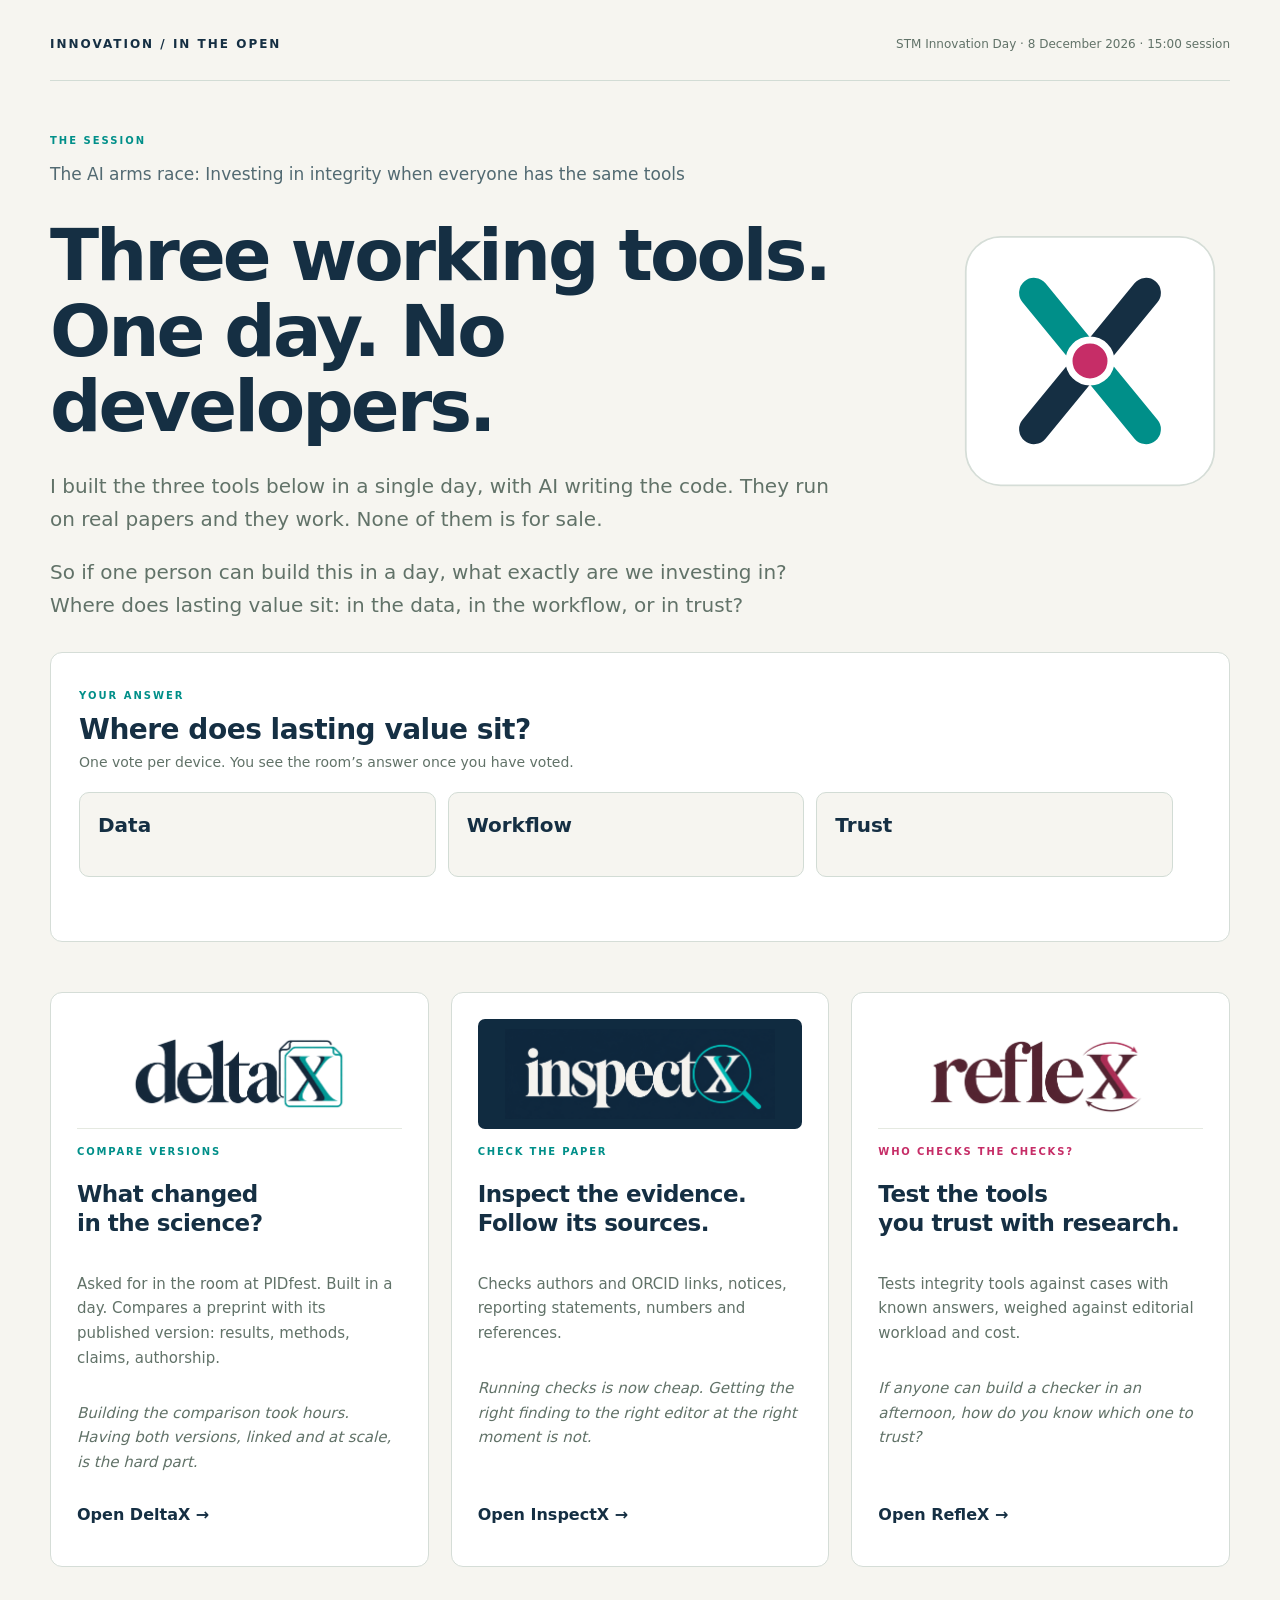
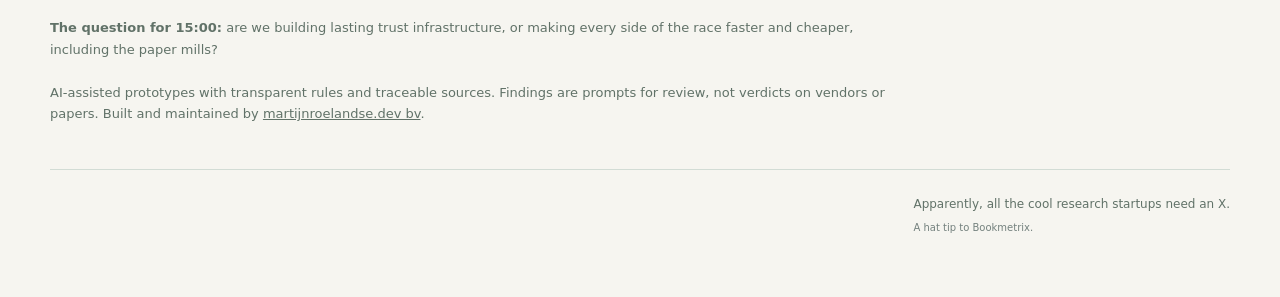
<file: index.html>
<!doctype html><html lang="en"><head><meta charset="utf-8"><meta name="viewport" content="width=device-width,initial-scale=1"><title>Innovation: STM session prototypes</title><meta name="description" content="Three working integrity tools, built in one day with AI, for the STM Innovation Day session on the AI arms race. Where does lasting value sit: in the data, the workflow or the trust?"><meta property="og:type" content="website"><meta property="og:title" content="Innovation: STM session prototypes"><meta property="og:description" content="Three working integrity tools, built in one day with AI, for the STM Innovation Day session on the AI arms race. Where does lasting value sit: in the data, the workflow or the trust?"><meta property="og:url" content="https://martijnroelandse.github.io/innovation/"><meta property="og:image" content="https://martijnroelandse.github.io/innovation/og-image.png"><meta property="og:image:width" content="1200"><meta property="og:image:height" content="630"><meta name="twitter:card" content="summary_large_image"><link rel="icon" href="favicon.svg" type="image/svg+xml"><style>*{box-sizing:border-box}body{margin:0;background:#f6f5f0;color:#152f43;font:16px/1.65 system-ui,sans-serif}main{max-width:1250px;margin:auto;padding:35px}header{display:flex;justify-content:space-between;gap:25px;border-bottom:1px solid #d2dcd5;padding-bottom:25px;font-size:12px}a{color:inherit}header strong{letter-spacing:2px}header span{color:#617268}h1{font-size:clamp(40px,6vw,72px);line-height:1.05;letter-spacing:-3px;margin:65px 0 25px;max-width:900px;font-weight:650}.lead{max-width:790px;font-size:20px;color:#617268}.grid{display:grid;grid-template-columns:repeat(3,1fr);gap:22px;margin:50px 0}article{background:white;border:1px solid #d5ddd7;border-radius:12px;padding:26px;display:flex;flex-direction:column}article>p{font-size:15px;color:#617268}article h2{font-size:23px;line-height:1.25;letter-spacing:-.5px}.logo{height:110px;display:flex;align-items:center;border-bottom:1px solid #e5e9e1;margin-bottom:15px}.logo img{width:100%;height:auto;max-height:90px;object-fit:contain}.inspect .logo{background:#102b40;border:0;border-radius:7px;padding:12px}.reflex-logo{font-size:52px;font-weight:800;letter-spacing:-3px;color:#192b2a}.reflex-logo span{color:#c62d67}.kind{font-size:10px;font-weight:750;letter-spacing:1.8px;color:#008f89}.reflex .kind{color:#c62d67}.open{display:block;margin-top:auto;padding:12px 0;font-weight:650;text-decoration:none;color:#152f43}.note{font-size:13px;color:#617268;max-width:850px}footer{border-top:1px solid #d2dcd5;padding:25px 0;margin-top:45px;display:flex;justify-content:space-between;gap:25px;font-size:12px;color:#617268}.session{margin-top:45px;max-width:900px}.session>span{font-size:10px;letter-spacing:2px;color:#008f89;font-weight:750}.session p{margin:8px 0 0;font-size:17px;color:#526a72}.session+h1{margin-top:30px}.session-credit{font-size:13px;color:#617268}.footer-quote small{display:block;font-size:10px;margin-top:5px;color:#74817e}@media(max-width:850px){.grid{grid-template-columns:1fr}.logo{max-width:300px}h1{letter-spacing:-2px;margin-top:45px}main{padding:24px}header,footer{flex-wrap:wrap}}.vote{margin:10px 0 0;padding:28px;background:#fff;border:1px solid #d5ddd7;border-radius:12px;display:grid;grid-template-columns:minmax(0,1fr) auto;gap:28px;align-items:center}.vote[hidden]{display:none}.vote-q>span{font-size:10px;letter-spacing:2px;color:#008f89;font-weight:750}.vote-q h2{font-size:28px;letter-spacing:-.5px;margin:6px 0 4px;line-height:1.2}.vote-q p{margin:0 0 18px;font-size:14px;color:#617268}.vote-options{display:grid;grid-template-columns:repeat(3,1fr);gap:12px}.vote-options button{position:relative;overflow:hidden;font:inherit;text-align:left;cursor:pointer;background:#f6f5f0;border:1px solid #d2dcd5;border-radius:10px;padding:16px 18px;color:#152f43;min-height:78px}.vote-options button:hover{border-color:#008f89}.vote-options button:disabled{cursor:default}.vote-options b{position:relative;display:block;font-size:20px}.vote-options small{position:relative;display:block;font-size:13px;color:#526a72;min-height:1.4em}.vote-options .bar{position:absolute;left:0;top:0;bottom:0;width:0;background:#d6efeb;transition:width .6s ease}.vote-options button.mine{border-color:#008f89;box-shadow:inset 0 0 0 1px #008f89}.vote-status{margin:12px 0 0;font-size:13px;color:#617268;min-height:1.3em}.live-qr{display:none;text-align:center;font-size:14px;color:#526a72}.live-qr svg{width:100%;height:auto;display:block;margin:0 auto 10px}.live-qr span{display:block;font-size:20px;font-weight:700;color:#152f43;margin-bottom:2px}.live .intro .mark{display:none}.live .live-qr{display:block}.live .vote-options button{cursor:default}.live .vote-options b{font-size:26px}.live .vote-options small{font-size:16px}@media(max-width:850px){.vote{grid-template-columns:1fr;padding:22px}.vote-options{grid-template-columns:1fr}.live .vote{grid-template-columns:1fr}}.intro{display:grid;grid-template-columns:minmax(0,1fr) 280px;gap:48px;align-items:center}.intro .mark{width:100%;height:auto;display:block}@media(max-width:850px){.intro{grid-template-columns:1fr}.intro .mark,.live-qr{display:none!important}}</style></head><body><main><header><strong>INNOVATION / IN THE OPEN</strong><span>STM Innovation Day · 8 December 2026 · 15:00 session</span></header><div class="intro"><div><div class="session"><span>THE SESSION</span><p>The AI arms race: Investing in integrity when everyone has the same tools</p></div><h1>Three working tools.<br>One day. No developers.</h1><p class="lead">I built the three tools below in a single day, with AI writing the code. They run on real papers and they work. None of them is for sale.</p><p class="lead">So if one person can build this in a day, what exactly are we investing in? Where does lasting value sit: in the data, in the workflow, or in trust?</p></div><svg class="mark" viewBox="0 0 320 320" role="img" aria-label="An X in the tool colours: DeltaX teal, InspectX navy, RefleX red"><rect x="18" y="18" width="284" height="284" rx="40" fill="#fff" stroke="#d5ddd7" stroke-width="2"/><path d="M96 82 L224 238" stroke="#008f89" stroke-width="34" stroke-linecap="round"/><path d="M224 82 L96 238" stroke="#152f43" stroke-width="34" stroke-linecap="round"/><circle cx="160" cy="160" r="24" fill="#c62d67" stroke="#fff" stroke-width="8"/></svg><div class="live-qr"><svg xmlns="http://www.w3.org/2000/svg" viewBox="0 0 33 33" role="img" aria-label="QR code for martijnroelandse.github.io/innovation" class="segno"><path class="qrline" stroke="#152f43" d="M0 0.5h7m1 0h2m2 0h2m1 0h1m1 0h4m2 0h1m2 0h7m-33 1h1m5 0h1m2 0h1m2 0h1m1 0h1m1 0h2m4 0h1m3 0h1m5 0h1m-33 1h1m1 0h3m1 0h1m2 0h2m3 0h2m2 0h4m2 0h1m1 0h1m1 0h3m1 0h1m-33 1h1m1 0h3m1 0h1m3 0h1m1 0h2m3 0h3m2 0h3m1 0h1m1 0h3m1 0h1m-33 1h1m1 0h3m1 0h1m1 0h1m1 0h1m1 0h5m1 0h3m2 0h1m2 0h1m1 0h3m1 0h1m-33 1h1m5 0h1m1 0h1m2 0h2m3 0h1m3 0h1m5 0h1m5 0h1m-33 1h7m1 0h1m1 0h1m1 0h1m1 0h1m1 0h1m1 0h1m1 0h1m1 0h1m1 0h1m1 0h7m-24 1h3m1 0h1m1 0h2m1 0h4m2 0h1m-24 1h7m3 0h4m1 0h2m1 0h1m2 0h3m2 0h2m3 0h1m-30 1h3m2 0h5m4 0h1m1 0h2m2 0h1m2 0h2m1 0h2m1 0h1m-30 1h2m1 0h1m1 0h1m1 0h1m1 0h3m2 0h1m2 0h1m1 0h1m1 0h1m3 0h1m1 0h2m-32 1h1m1 0h2m1 0h1m1 0h1m5 0h2m6 0h1m4 0h1m1 0h3m1 0h1m-33 1h3m3 0h1m1 0h5m1 0h3m1 0h1m3 0h1m1 0h1m2 0h3m1 0h2m-33 1h3m1 0h2m1 0h3m1 0h2m3 0h5m2 0h1m2 0h1m2 0h4m-32 1h6m2 0h1m2 0h3m1 0h1m3 0h1m1 0h1m2 0h2m2 0h1m1 0h1m-32 1h2m2 0h1m3 0h1m2 0h2m1 0h1m1 0h1m1 0h1m2 0h1m1 0h1m1 0h2m2 0h2m-31 1h3m2 0h4m1 0h1m1 0h1m1 0h2m1 0h3m2 0h2m1 0h1m1 0h2m3 0h1m-33 1h3m1 0h2m1 0h3m2 0h3m4 0h2m1 0h2m2 0h2m1 0h2m1 0h1m-31 1h1m1 0h1m1 0h1m1 0h2m1 0h1m1 0h1m2 0h2m4 0h1m1 0h5m1 0h1m-31 1h2m2 0h1m4 0h1m3 0h2m2 0h2m1 0h5m1 0h6m-30 1h1m2 0h4m1 0h1m1 0h2m2 0h4m2 0h1m1 0h2m2 0h2m1 0h1m-32 1h2m1 0h2m2 0h2m4 0h1m4 0h7m1 0h1m5 0h1m-33 1h1m1 0h1m2 0h2m1 0h3m2 0h5m7 0h3m1 0h3m-32 1h1m1 0h3m2 0h2m1 0h1m1 0h1m1 0h1m1 0h2m2 0h2m1 0h1m1 0h1m1 0h4m1 0h1m-33 1h1m2 0h1m2 0h1m6 0h4m1 0h1m3 0h8m1 0h2m-25 1h1m3 0h2m2 0h2m1 0h3m1 0h2m3 0h1m1 0h1m1 0h1m-33 1h7m1 0h2m2 0h1m1 0h1m1 0h2m2 0h1m1 0h3m1 0h1m1 0h1m1 0h2m-32 1h1m5 0h1m1 0h2m1 0h3m1 0h1m1 0h2m1 0h2m1 0h2m3 0h5m-33 1h1m1 0h3m1 0h1m1 0h1m2 0h1m1 0h1m1 0h1m2 0h1m1 0h1m1 0h1m1 0h6m-30 1h1m1 0h3m1 0h1m1 0h3m2 0h1m3 0h1m1 0h2m2 0h3m2 0h3m1 0h1m-33 1h1m1 0h3m1 0h1m1 0h1m1 0h1m3 0h5m1 0h1m1 0h1m1 0h1m1 0h2m2 0h1m-31 1h1m5 0h1m1 0h3m10 0h2m3 0h1m1 0h3m-31 1h7m5 0h3m1 0h1m5 0h4m1 0h1m3 0h1"/></svg><span>Scan to vote</span>martijnroelandse.github.io/innovation</div></div><section class="vote" id="vote" hidden aria-labelledby="vote-title"><div class="vote-q"><span>YOUR ANSWER</span><h2 id="vote-title">Where does lasting value sit?</h2><p>One vote per device. You see the room&#8217;s answer once you have voted.</p><div class="vote-options"><button type="button" data-choice="data"><span class="bar"></span><b>Data</b><small></small></button><button type="button" data-choice="workflow"><span class="bar"></span><b>Workflow</b><small></small></button><button type="button" data-choice="trust"><span class="bar"></span><b>Trust</b><small></small></button></div><p class="vote-status" id="vote-status" role="status"></p></div></section><section class="grid"><article><div class="logo"><img src="deltax/assets/logo.png?v=3ac3201eb056" alt="DeltaX"></div><span class="kind">COMPARE VERSIONS</span><h2>What changed<br>in the science?</h2><p>Asked for in the room at PIDfest. Built in a day. Compares a preprint with its published version: results, methods, claims, authorship.</p><p><em>Building the comparison took hours. Having both versions, linked and at scale, is the hard part.</em></p><a class="open" href="deltax/">Open DeltaX →</a></article><article class="inspect"><div class="logo"><img src="inspectx/assets/logo.png?v=781bdb5283d8" alt="InspectX"></div><span class="kind">CHECK THE PAPER</span><h2>Inspect the evidence.<br>Follow its sources.</h2><p>Checks authors and ORCID links, notices, reporting statements, numbers and references.</p><p><em>Running checks is now cheap. Getting the right finding to the right editor at the right moment is not.</em></p><a class="open" href="inspectx/">Open InspectX →</a></article><article class="reflex"><div class="logo"><img src="reflex/assets/logo.png?v=b6a0bd8fe12d" alt="RefleX"></div><span class="kind">WHO CHECKS THE CHECKS?</span><h2>Test the tools<br>you trust with research.</h2><p>Tests integrity tools against cases with known answers, weighed against editorial workload and cost.</p><p><em>If anyone can build a checker in an afternoon, how do you know which one to trust?</em></p><a class="open" href="reflex/">Open RefleX →</a></article></section><p class="note"><strong>The question for 15:00:</strong> are we building lasting trust infrastructure, or making every side of the race faster and cheaper, including the paper mills?<br><br>AI-assisted prototypes with transparent rules and traceable sources. Findings are prompts for review, not verdicts on vendors or papers. Built and maintained by <a href="https://www.martijnroelandse.dev/">martijnroelandse.dev bv</a>.</p><footer><span></span><span class="footer-quote">Apparently, all the cool research startups need an X.<small>A hat tip to Bookmetrix.</small></span></footer></main><script>
/* Live vote. Stays hidden until VOTE_URL and VOTE_KEY are filled in (a public Supabase URL and anon key). */
(()=>{const VOTE_URL='https://zlttzpjnvuuisghymxqe.supabase.co',VOTE_KEY='sb_publishable_LYmSgHVqO_OFZSpjQmqV5w_u9thtaVN',CHOICES=['data','workflow','trust'];
const box=document.getElementById('vote');if(!box||!VOTE_URL||!VOTE_KEY)return;
const live=new URLSearchParams(location.search).has('live');if(live){document.body.classList.add('live');const n=box.querySelector('.vote-q p');if(n)n.textContent='Scan the code to vote on your phone. Results update live.'}
const store={get:k=>{try{return localStorage.getItem(k)}catch{return null}},set:(k,v)=>{try{localStorage.setItem(k,v)}catch{}}};
let voter=store.get('innovation-voter');if(!voter){voter=(crypto.randomUUID?crypto.randomUUID():'10000000-1000-4000-8000-100000000000'.replace(/[018]/g,c=>(c^crypto.getRandomValues(new Uint8Array(1))[0]&15>>c/4).toString(16)));store.set('innovation-voter',voter)}
let mine=store.get('innovation-vote');const status=document.getElementById('vote-status'),buttons=[...box.querySelectorAll('button[data-choice]')];
const headers={apikey:VOTE_KEY,'Content-Type':'application/json'};
function show(counts){const total=CHOICES.reduce((s,c)=>s+(counts[c]||0),0);for(const b of buttons){const c=b.dataset.choice,n=counts[c]||0,pct=total?Math.round(100*n/total):0;b.querySelector('.bar').style.width=pct+'%';b.querySelector('small').textContent=pct+'% \u00b7 '+n+(n===1?' vote':' votes');b.classList.toggle('mine',c===mine);b.disabled=!!mine||live}status.textContent=(mine&&!live?'Thanks, your vote is in. ':'')+total+(total===1?' vote so far.':' votes so far.')}
async function refresh(){try{const r=await fetch(VOTE_URL+'/rest/v1/rpc/vote_counts',{method:'POST',headers,body:'{}'});if(!r.ok)throw 0;const counts={};for(const row of await r.json())counts[row.choice]=Number(row.n);show(counts)}catch{status.textContent='Results are not available right now.'}}
async function vote(choice){buttons.forEach(b=>b.disabled=true);status.textContent='Sending your vote\u2026';try{const r=await fetch(VOTE_URL+'/rest/v1/votes',{method:'POST',headers:{...headers,Prefer:'return=minimal'},body:JSON.stringify({voter,choice})});if(!r.ok&&r.status!==409)throw 0;mine=r.ok?choice:(mine||choice);store.set('innovation-vote',mine);await refresh()}catch{buttons.forEach(b=>b.disabled=false);status.textContent='Your vote did not arrive. Please try again.'}}
buttons.forEach(b=>b.onclick=()=>{if(!mine&&!live)vote(b.dataset.choice)});
box.hidden=false;if(mine||live)refresh();if(live)setInterval(refresh,3000);})();
</script></body></html>
</file>
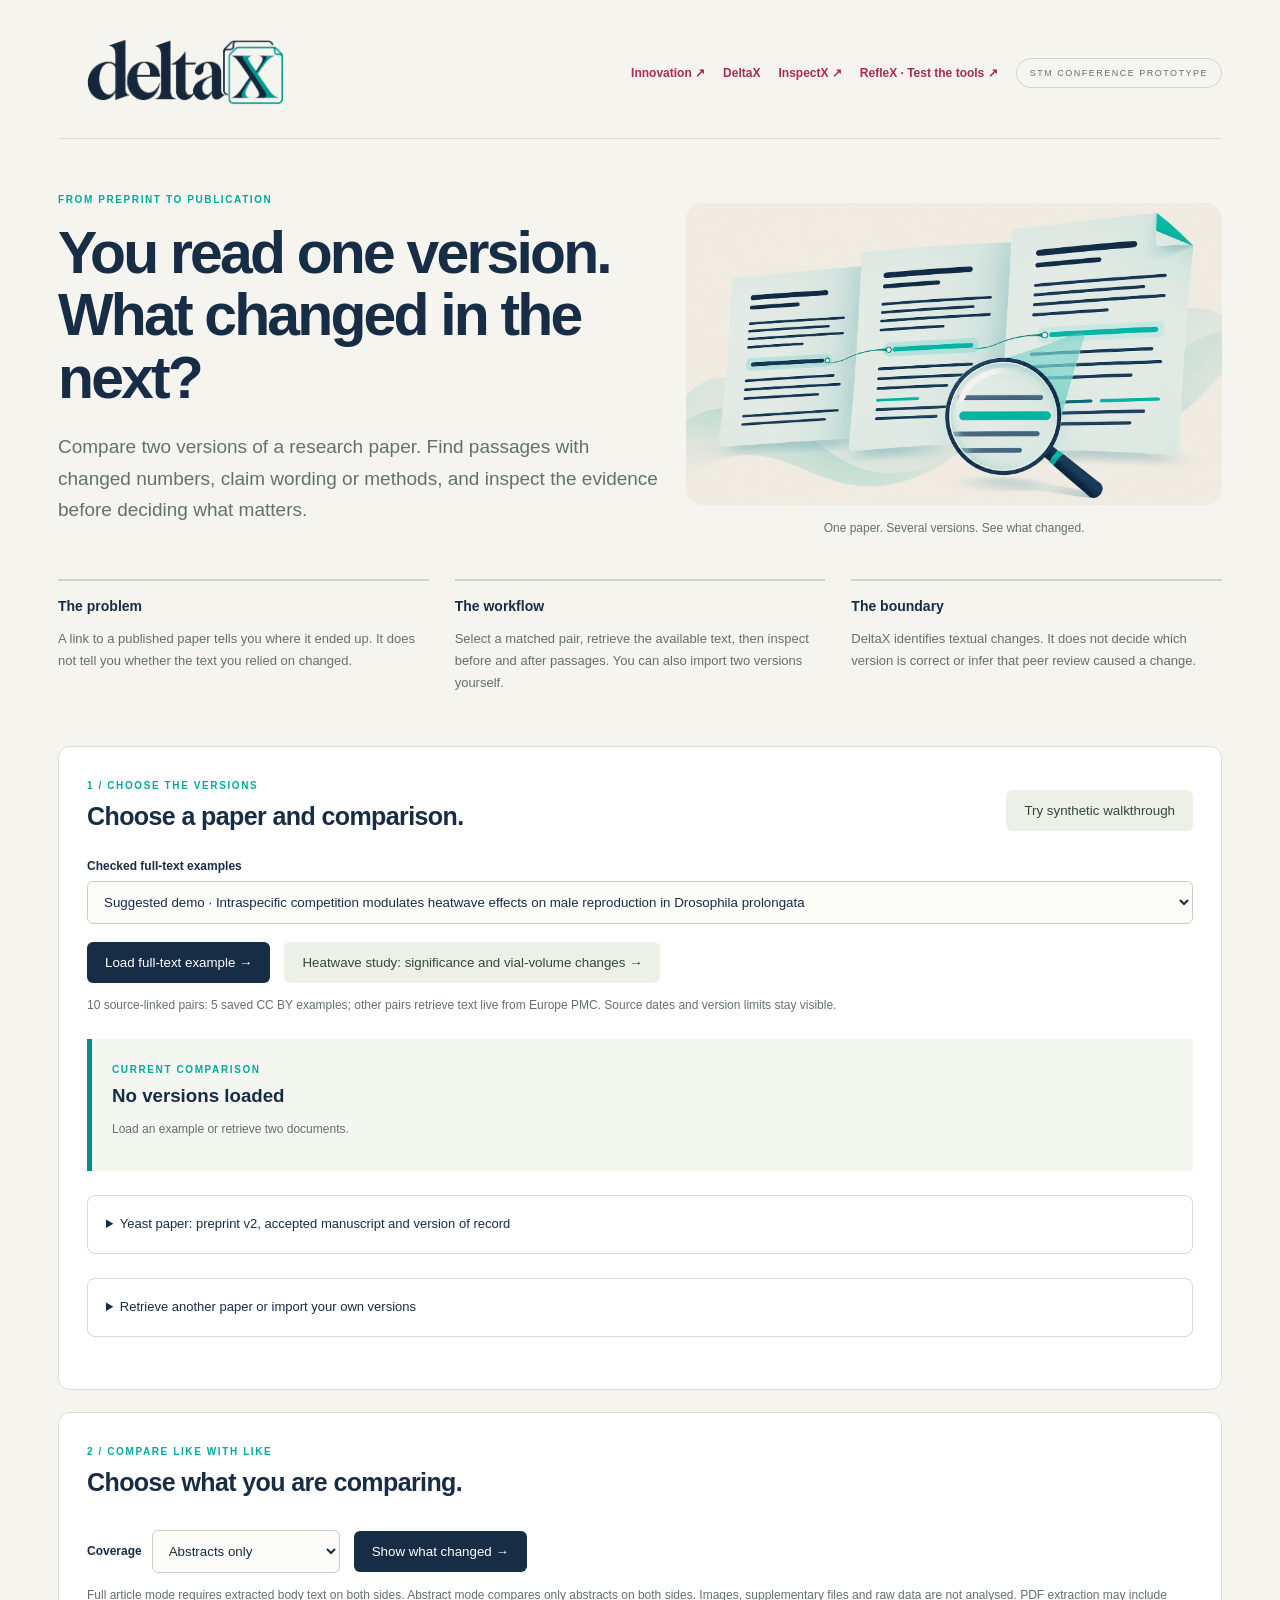
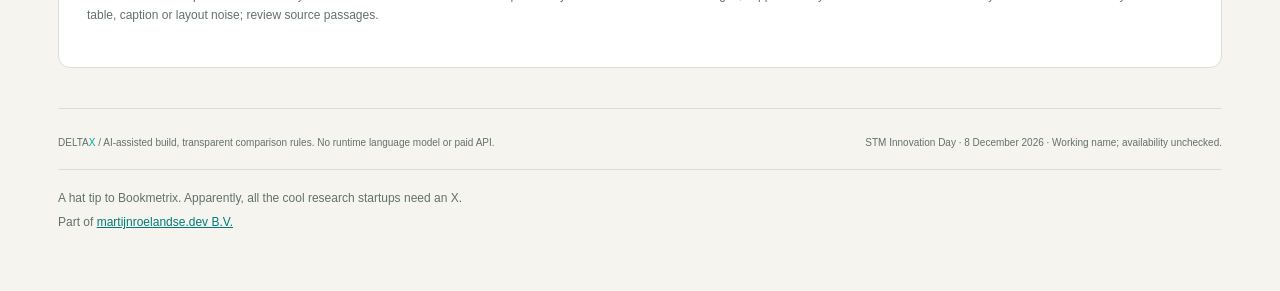
<file: deltax/index.html>
<!doctype html><html lang="en"><head><meta charset="utf-8"><meta name="viewport" content="width=device-width,initial-scale=1"><title>DeltaX: What changed in the science?</title><meta name="description" content="DeltaX compares a preprint with its published version and shows what changed in results, methods, claims and authorship."><meta property="og:type" content="website"><meta property="og:title" content="DeltaX: What changed in the science?"><meta property="og:description" content="DeltaX compares a preprint with its published version and shows what changed in results, methods, claims and authorship."><meta property="og:url" content="https://martijnroelandse.github.io/innovation/deltax/"><meta property="og:image" content="https://martijnroelandse.github.io/innovation/og-image.png"><meta property="og:image:width" content="1200"><meta property="og:image:height" content="630"><meta name="twitter:card" content="summary_large_image"><link rel="icon" href="../favicon.svg" type="image/svg+xml"><link rel="stylesheet" href="style.css?v=ccc4331e70e2"></head><body><main>
<header><a href="#" class="brand" aria-label="DeltaX home"><img src="assets/logo.png?v=3ac3201eb056" alt="DeltaX: two versions, one clearer view"></a><div class="brand-links"><a href="../" class="suite-link">Innovation ↗</a><a href="./" class="suite-link" aria-current="page">DeltaX</a><a href="../inspectx/" class="suite-link">InspectX ↗</a><a href="../reflex/" class="suite-link">RefleX · Test the tools ↗</a><span class="badge">STM CONFERENCE PROTOTYPE</span></div></header>
<section class="hero"><div><div class="eyebrow">FROM PREPRINT TO PUBLICATION</div><h1>You read one version.<br>What changed in the next?</h1><p class="lead">Compare two versions of a research paper. Find passages with changed numbers, claim wording or methods, and inspect the evidence before deciding what matters.</p></div><figure><img src="assets/version-illustration.png?v=556bf7d93350" alt="Three manuscript versions connected by a highlighted passage, with a lens focusing on a change"><figcaption>One paper. Several versions. See what changed.</figcaption></figure></section>
<section class="intro"><div><b>The problem</b><p>A link to a published paper tells you where it ended up. It does not tell you whether the text you relied on changed.</p></div><div><b>The workflow</b><p>Select a matched pair, retrieve the available text, then inspect before and after passages. You can also import two versions yourself.</p></div><div><b>The boundary</b><p>DeltaX identifies textual changes. It does not decide which version is correct or infer that peer review caused a change.</p></div></section>
<section class="panel"><div class="section-head"><div><span class="eyebrow">1 / CHOOSE THE VERSIONS</span><h2>Choose a paper and comparison.</h2></div><button id="sample" class="secondary">Try synthetic walkthrough</button></div><div id="verified-examples" hidden><label for="verified-select">Checked full-text examples</label><select id="verified-select"></select><div class="actions"><button id="load-verified">Load full-text example →</button><button id="heatwave-example" class="secondary">Heatwave study: significance and vial-volume changes →</button></div><p id="verified-note" class="help"></p></div><div class="version-banner"><span class="eyebrow">CURRENT COMPARISON</span><h3 id="version-pair">No versions loaded</h3><p id="version-detail" class="help">Load an example to see exactly which documents will be compared.</p></div>
<details class="yeast-case"><summary>Yeast paper: preprint v2, accepted manuscript and version of record</summary><p>Macromolecular and cytological changes in fission yeast G0 nuclei</p><p>Import your three PDF copies to use this comparison. They stay in your browser and are not uploaded. The publisher PDFs are not bundled with this public site.</p><div class="yeast-imports"><label>Preprint v2 PDF<input id="yeast-file-preprint" type="file" accept=".pdf,application/pdf"></label><label>Accepted manuscript PDF<input id="yeast-file-accepted" type="file" accept=".pdf,application/pdf"></label><label>Version of record PDF<input id="yeast-file-record" type="file" accept=".pdf,application/pdf"></label><button id="prepare-yeast">Prepare these PDFs →</button></div><div class="actions"><button id="yeast-preprint">Preprint v2 → accepted manuscript</button><button id="yeast-record">Accepted manuscript → version of record</button></div><p id="yeast-status" class="help">Load a comparison to inspect text, authors and affiliations.</p></details>
<details class="advanced"><summary>Retrieve another paper or import your own versions</summary><label for="pair-select">Public preprint–paper catalogue <span id="catalog-count"></span></label><select id="pair-select"></select><p class="help">Public catalogue entries come from Europe PMC relation metadata. Matches are starting points, not proof that both full texts are retrievable. Earlier RRID results are not used to judge these papers.</p>
<div class="versions"><div><label for="left-doi">Earlier version / preprint DOI or Europe PMC PPR link</label><input id="left-doi" spellcheck="false"><p id="left-status" class="help">Not retrieved</p></div><div><label for="right-doi">Later version / published DOI</label><input id="right-doi" spellcheck="false"><p id="right-status" class="help">Not retrieved</p></div></div><p class="help">Preprints: Europe PMC PPR metadata → full-text XML → its listed PDF, with bioRxiv as fallback. PPR IDs and links are accepted directly, for example <code>PPR896901</code>. Exact version verification is separate from text availability.</p><label class="snapshot-option"><input id="allow-snapshot" type="checkbox"> Allow an available Europe PMC/PDF snapshot if the exact requested preprint version cannot be verified (clearly labelled)</label><div class="actions"><button id="epmc-example" class="secondary">Use your Europe PMC example</button><button id="retrieve">Retrieve available versions →</button><button id="clear" class="secondary">Clear texts</button></div><p id="load-status" class="status" role="status">No comparison has been run.</p><details><summary>Cannot retrieve the text? Import PDF/XML or paste text instead</summary><p class="help">PDF, JATS XML and plain text stay in this browser. PDF extraction loads Mozilla PDF.js from jsDelivr when first needed; no PDF is sent there. Scanned PDFs requiring OCR are not supported. Imported or pasted sources are labelled as user-supplied; their identity is not authenticated.</p><div class="versions"><div><label for="left-file">Earlier version file</label><input id="left-file" type="file" accept=".pdf,.xml,.txt,application/pdf,application/xml,text/xml,text/plain"><label for="left-text">Earlier text</label><textarea id="left-text" placeholder="Paste an abstract, excerpt, or article text…"></textarea></div><div><label for="right-file">Later version file</label><input id="right-file" type="file" accept=".pdf,.xml,.txt,application/pdf,application/xml,text/xml,text/plain"><label for="right-text">Later text</label><textarea id="right-text" placeholder="Paste the corresponding text…"></textarea></div></div><p class="help">When pasting plain text, use blank lines between paragraphs. Optional section headings such as “Abstract”, “Results” and “Methods” help alignment. Select “User-supplied excerpts” below for pasted material.</p></details></details></section>
<section class="panel"><div class="section-head"><div><span class="eyebrow">2 / COMPARE LIKE WITH LIKE</span><h2>Choose what you are comparing.</h2></div></div><div class="actions"><label for="scope">Coverage <select id="scope"><option value="abstract">Abstracts only</option><option value="full">Extracted full article text</option><option value="excerpt">User-supplied excerpts</option></select></label><button id="compare">Show what changed →</button></div><p class="help">Full article mode requires extracted body text on both sides. Abstract mode compares only abstracts on both sides. Images, supplementary files and raw data are not analysed. PDF extraction may include table, caption or layout noise; review source passages.</p><p id="compare-status" class="status" role="status"></p></section>
<section id="output" hidden><div class="section-head"><div><span class="eyebrow">3 / THE EVIDENCE</span><h2 id="result-title">Changes to inspect</h2></div><button id="export" class="secondary">Export comparison ↓</button></div><div id="source-cards" class="versions"></div><div id="review-summary" class="panel"></div><div id="authorship" class="panel"></div><div id="coverage" class="coverage"></div><div id="metrics" class="metrics"></div><div id="reading" class="reading"></div><div class="actions"><label for="filter">Show <select id="filter"><option value="changed">All differences</option><option value="numeric">Changed numbers</option><option value="claim">Claim wording</option><option value="methods">Methods passages</option><option value="conclusions">Discussion, conclusions and abstract</option><option value="unchanged">Unchanged passages</option></select></label><span class="help">Highest review priority first: results, methods and discussion/conclusions have equal weight above background.</span></div><div id="changes"></div></section>
<footer><span>DELTA<span class="accent">X</span> / AI-assisted build, transparent comparison rules. No runtime language model or paid API.</span><span>STM Innovation Day · 8 December 2026 · Working name; availability unchecked.</span><div class="footer-credit"><p>A hat tip to Bookmetrix. Apparently, all the cool research startups need an X.</p><p>Part of <a href="https://www.martijnroelandse.dev/" target="_blank" rel="noopener noreferrer">martijnroelandse.dev B.V.</a></p></div></footer>
</main><script src="pair-data.js?v=7f62b4e74bb0"></script><script src="verified-examples.js?v=d4d9af24a030"></script><script src="yeast-data.js?v=c93c9b000e76"></script><script src="core.js?v=1a2747ae65d1"></script><script src="preprint-sources.js?v=04db99aa9817"></script><script src="pdf-text.js?v=f9b3a57b1efe"></script><script src="app.js?v=9d8ad610d1ba"></script><script src="suite-bridge.js?v=6e9611adceb0"></script><script src="public-import.js?v=920084dca3a8"></script></body></html>
</file>
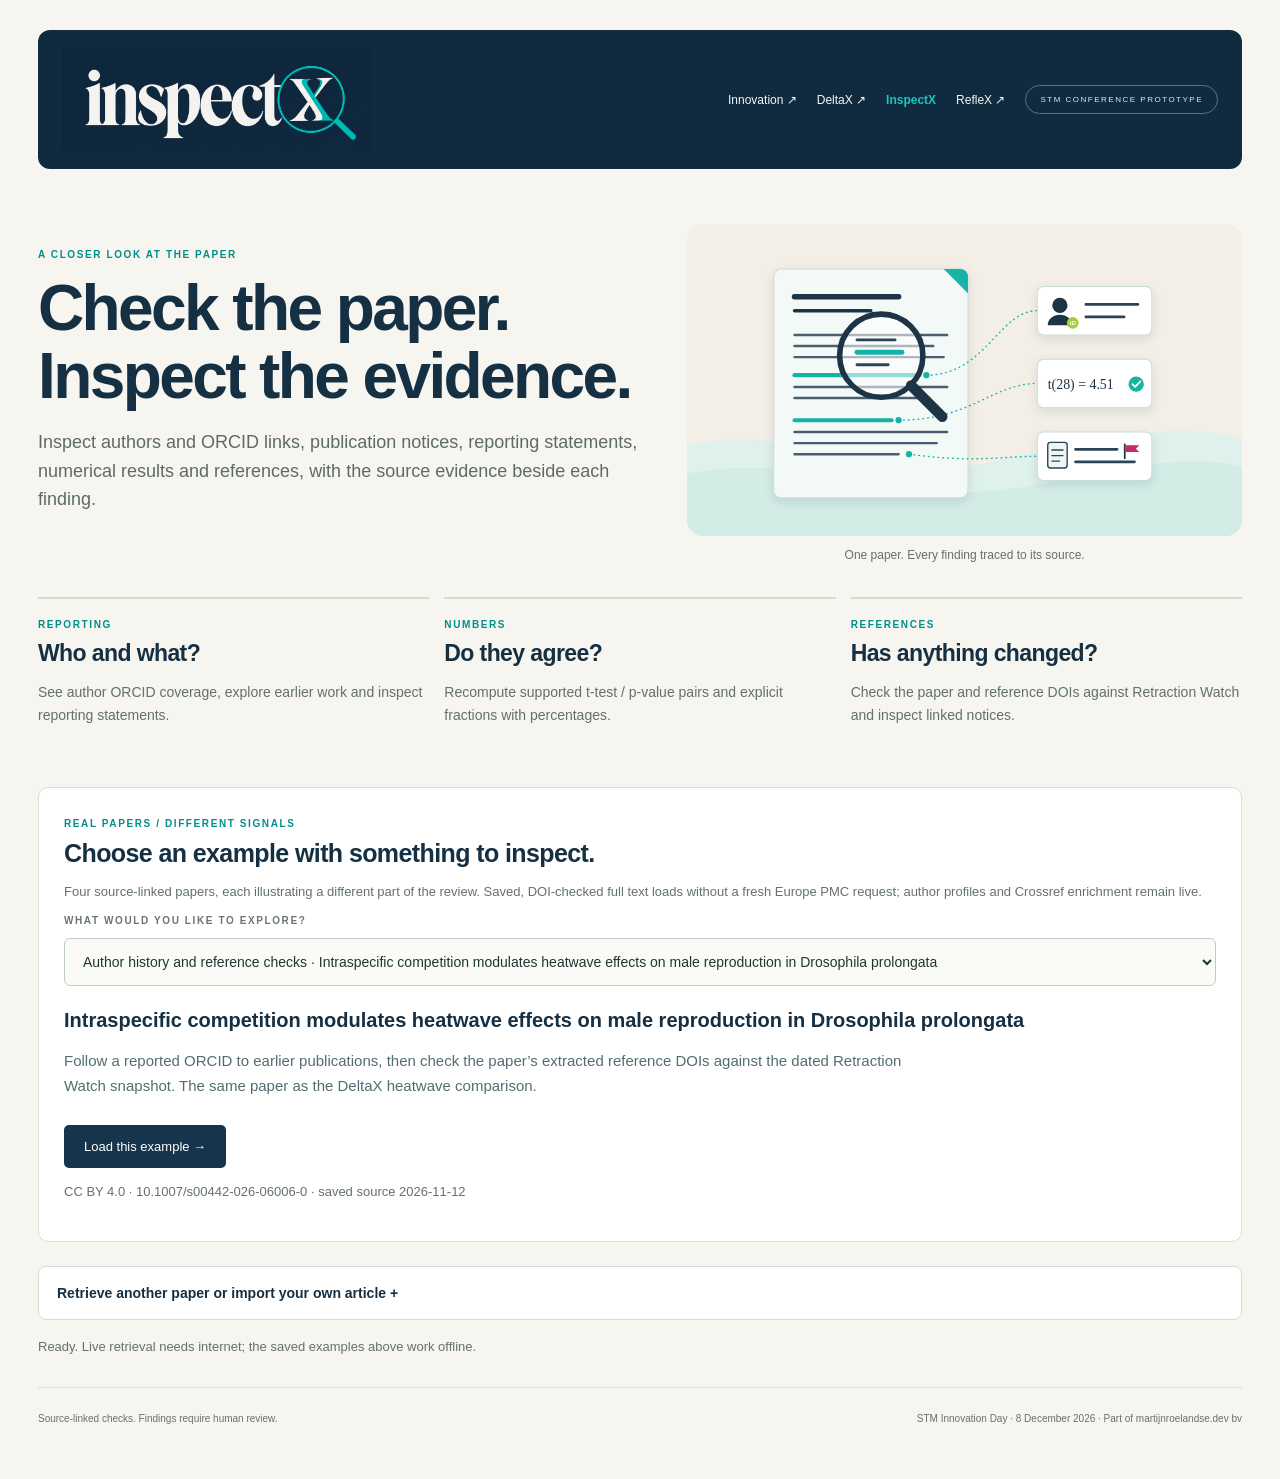
<file: inspectx/index.html>
<!doctype html><html lang="en"><head><meta charset="utf-8"><meta name="viewport" content="width=device-width,initial-scale=1"><title>InspectX: Check the paper. Inspect the evidence.</title><meta name="description" content="InspectX checks a paper’s authors, ORCID links, notices, reporting statements, numbers and references, with the source beside each finding."><meta property="og:type" content="website"><meta property="og:title" content="InspectX: Check the paper. Inspect the evidence."><meta property="og:description" content="InspectX checks a paper’s authors, ORCID links, notices, reporting statements, numbers and references, with the source beside each finding."><meta property="og:url" content="https://martijnroelandse.github.io/innovation/inspectx/"><meta property="og:image" content="https://martijnroelandse.github.io/innovation/og-image.png"><meta property="og:image:width" content="1200"><meta property="og:image:height" content="630"><meta name="twitter:card" content="summary_large_image"><link rel="icon" href="../favicon.svg" type="image/svg+xml"><link rel="stylesheet" href="../reflex/style.css?v=eff880d17cca"><link rel="stylesheet" href="inspectx.css?v=a4e39aff91e7"></head><body><main>
<header><a class="inspect-brand" href="./" aria-label="InspectX home"><img src="assets/logo.png?v=781bdb5283d8" alt="InspectX"></a><div class="tool-links"><a href="../">Innovation ↗</a><a href="../deltax/">DeltaX ↗</a><a aria-current="page" href="../inspectx/">InspectX</a><a href="../reflex/">RefleX ↗</a><span class="event-badge">STM CONFERENCE PROTOTYPE</span></div></header>
<section class="hero"><div><div class="eyebrow">A CLOSER LOOK AT THE PAPER</div><h1>Check the paper.<br>Inspect the evidence.</h1><p class="lead">Inspect authors and ORCID links, publication notices, reporting statements, numerical results and references, with the source evidence beside each finding.</p></div><figure><img src="assets/inspect-illustration.svg" alt="A paper under a lens, with its authors, numbers and references traced to their sources"><figcaption>One paper. Every finding traced to its source.</figcaption></figure></section>
<div class="three inspect-features"><div><span class="eyebrow">REPORTING</span><h2>Who and what?</h2><p>See author ORCID coverage, explore earlier work and inspect reporting statements.</p></div><div><span class="eyebrow">NUMBERS</span><h2>Do they agree?</h2><p>Recompute supported t-test / p-value pairs and explicit fractions with percentages.</p></div><div><span class="eyebrow">REFERENCES</span><h2>Has anything changed?</h2><p>Check the paper and reference DOIs against Retraction Watch and inspect linked notices.</p></div></div>
<section class="feature example-gallery"><span class="eyebrow">REAL PAPERS / DIFFERENT SIGNALS</span><h2>Choose an example with something to inspect.</h2><p class="description">Four source-linked papers, each illustrating a different part of the review. Saved, DOI-checked full text loads without a fresh Europe PMC request; author profiles and Crossref enrichment remain live.</p><label for="example-select" class="label">WHAT WOULD YOU LIKE TO EXPLORE?</label><select id="example-select" aria-label="InspectX example"></select><h3 id="example-title"></h3><p id="example-guide"></p><button id="load-example" class="primary">Load this example →</button><p id="example-status" class="description" role="status"></p></section>
<section id="article"><section class="article-intake"><details class="advanced"><summary>Retrieve another paper or import your own article</summary><span class="eyebrow">OPEN-ACCESS ARTICLE / LIVE EVIDENCE</span><h3>Start with a DOI.</h3><p class="description">We look for an exact DOI match and open-access full-text XML in Europe PMC. Coverage is mainly biomedical and life sciences; many open-access papers elsewhere are not retrievable here. The DOI is sent to Europe PMC. All analysis runs locally with transparent rules, without a language model.</p><label for="article-doi" class="label">ARTICLE DOI OR DOI.ORG LINK</label><div class="doi-form"><input id="article-doi" type="text" value="10.1007/s00442-026-06006-0" autocomplete="off" spellcheck="false"><button id="doi-load" class="primary">Retrieve &amp; analyse →</button></div><p class="description">Try the prefilled open-access paper, enter another DOI, or import article XML.</p><details><summary style="display:block;font-size:12px">Have the article XML, or cannot connect? Import JATS instead +</summary><p class="description">Import a full-text JATS XML file you are authorised to use. It stays in this browser. PDF and abstract-only files are not supported.</p><label class="description">Article XML <input id="article-xml" type="file" accept=".xml,application/xml,text/xml"></label></details></details><p id="doi-status" role="status" class="description">Ready. Live retrieval needs internet; the saved examples above work offline.</p><button id="article-export" class="quiet" hidden>Export article evidence ↓</button></section><div id="article-results"></div></section>
<footer><span>Source-linked checks. Findings require human review.</span><span>STM Innovation Day · 8 December 2026 · Part of martijnroelandse.dev bv</span></footer></main><script src="../reflex/article-engine.js?v=32f63a3db870"></script><script src="saved-articles.js?v=830947928d5c"></script><script src="inspect-context.js?v=fa14b341f71f"></script><script src="inspect-context-ui.js?v=68b06f4b3602"></script><script src="inspect-examples.js?v=33bb0d989404"></script><script src="inspect-ui.js?v=ddad22a7a348"></script></body></html>
</file>
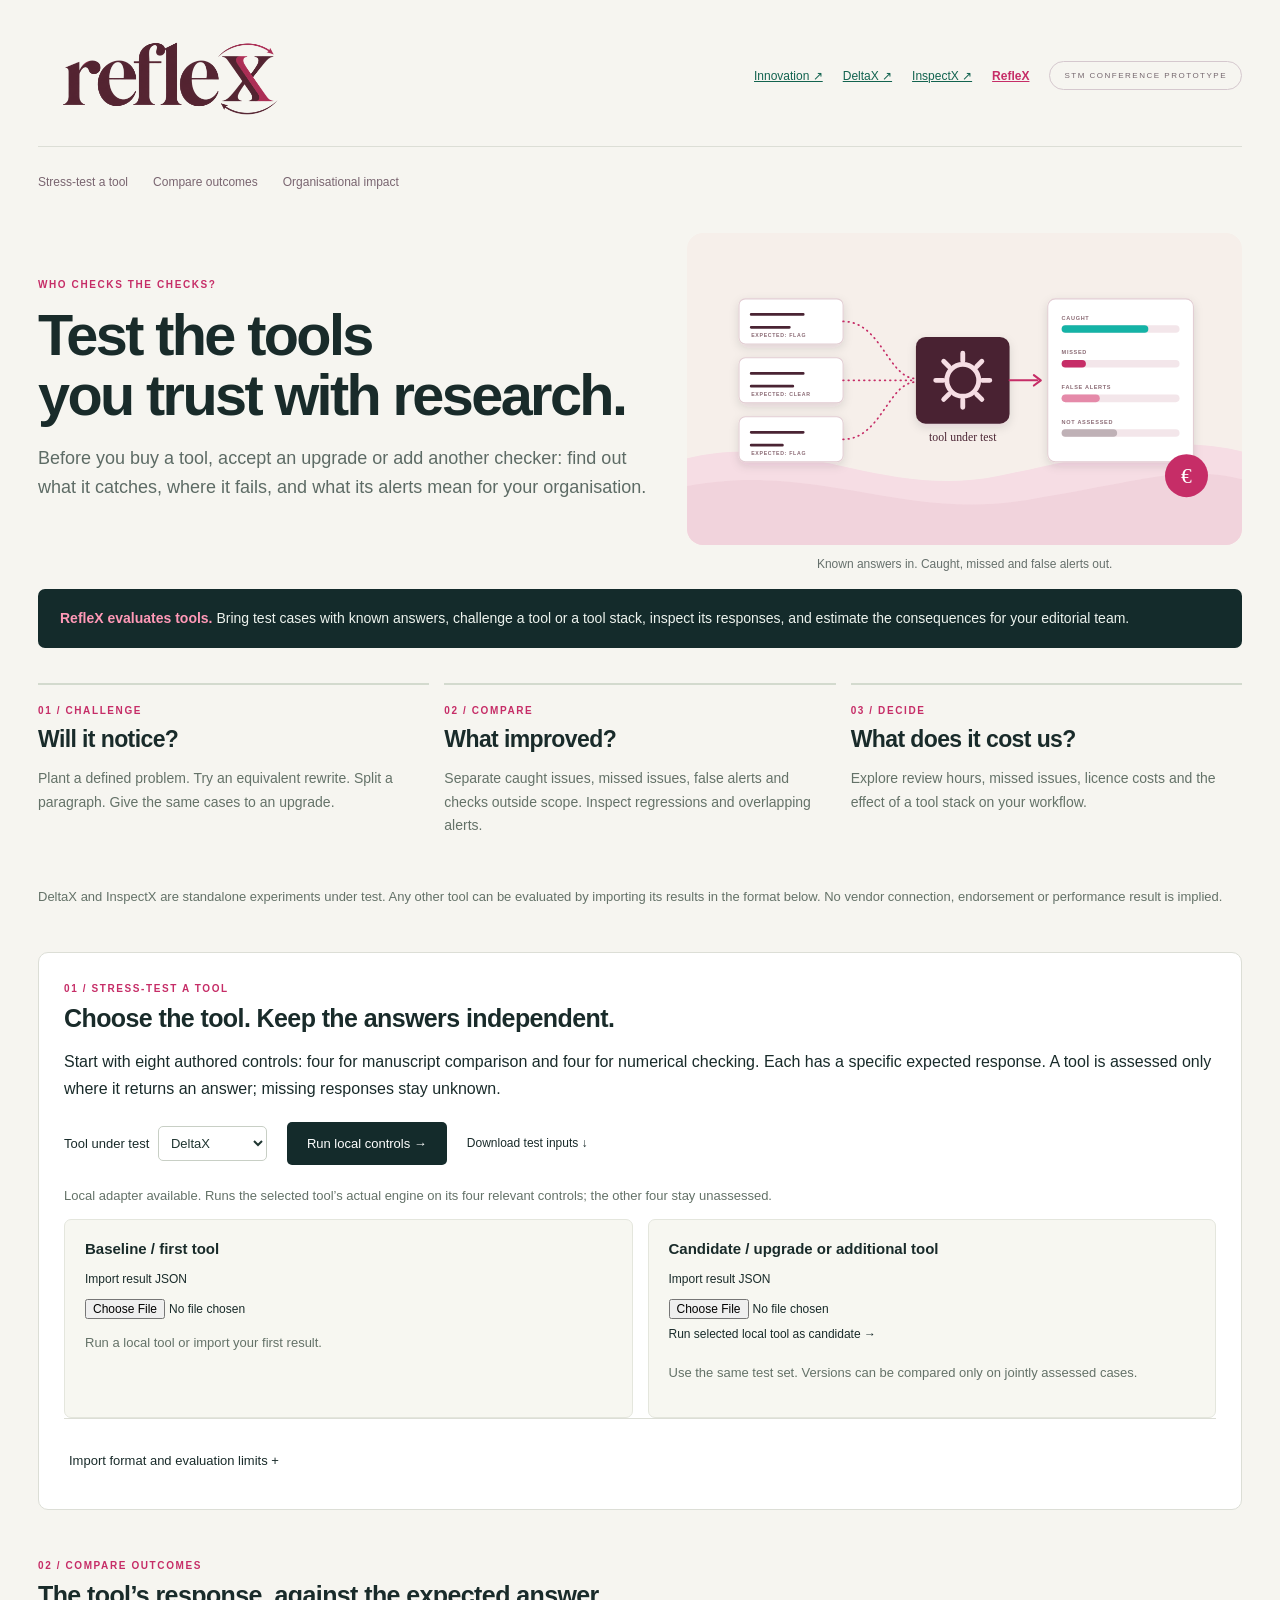
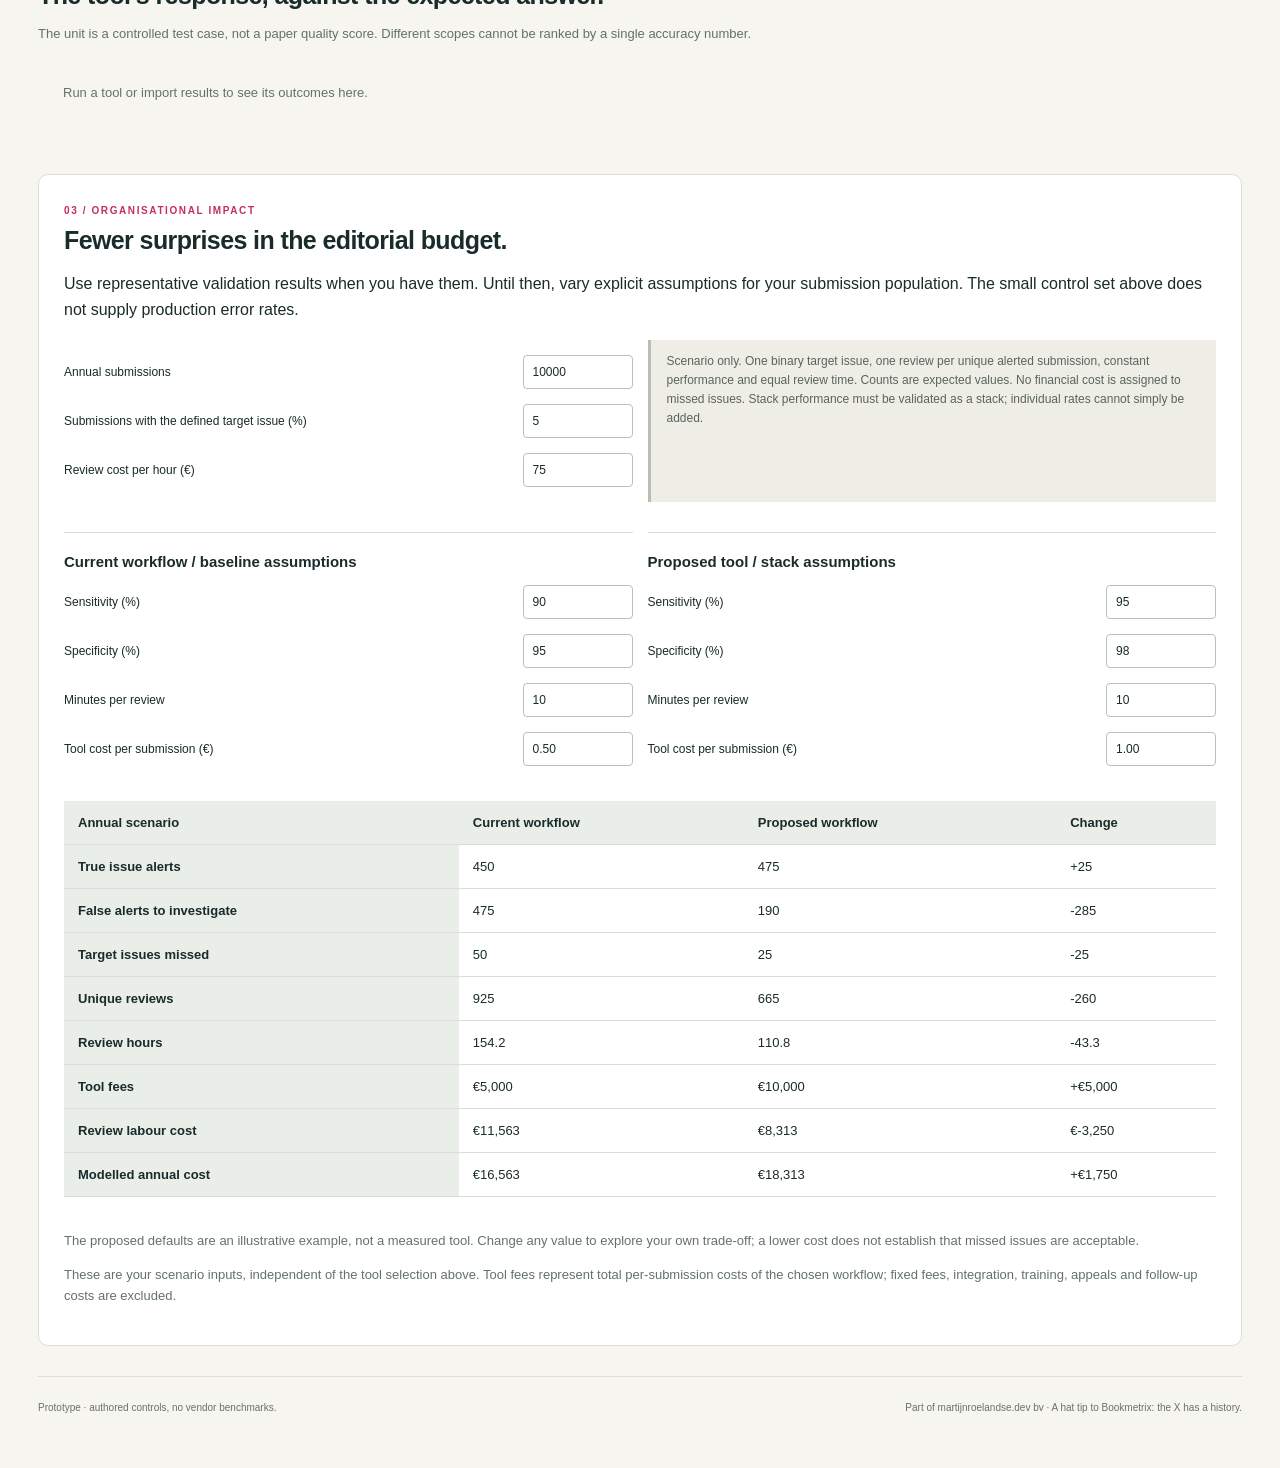
<file: reflex/index.html>
<!doctype html><html lang="en"><head><meta charset="utf-8"><meta name="viewport" content="width=device-width, initial-scale=1"><title>RefleX: Who checks the checks?</title><meta name="description" content="RefleX tests integrity tools against cases with known answers and weighs their alerts against editorial workload and cost."><meta property="og:type" content="website"><meta property="og:title" content="RefleX: Who checks the checks?"><meta property="og:description" content="RefleX tests integrity tools against cases with known answers and weighs their alerts against editorial workload and cost."><meta property="og:url" content="https://martijnroelandse.github.io/innovation/reflex/"><meta property="og:image" content="https://martijnroelandse.github.io/innovation/og-image.png"><meta property="og:image:width" content="1200"><meta property="og:image:height" content="630"><meta name="twitter:card" content="summary_large_image"><link rel="icon" href="../favicon.svg" type="image/svg+xml"><link rel="stylesheet" href="style.css?v=eff880d17cca"><link rel="stylesheet" href="platform.css?v=06680c055a24"></head><body>
<main><header class="platform-header"><a class="brand" href="#start" aria-label="RefleX home"><img src="assets/logo.png" alt="RefleX"></a><div class="tool-links"><a href="../">Innovation ↗</a><a href="../deltax/">DeltaX ↗</a><a href="../inspectx/">InspectX ↗</a><a aria-current="page" href="../reflex/">RefleX</a><span class="event-badge">STM CONFERENCE PROTOTYPE</span></div></header><nav class="workflow" aria-label="RefleX workflow"><a href="#test">Stress-test a tool</a><a href="#outcomes">Compare outcomes</a><a href="#impact">Organisational impact</a></nav>
<section id="start"><div class="hero"><div><div class="eyebrow">WHO CHECKS THE CHECKS?</div><h1>Test the tools<br>you trust with research.</h1><p class="lead">Before you buy a tool, accept an upgrade or add another checker: find out what it catches, where it fails, and what its alerts mean for your organisation.</p></div><figure><img src="assets/reflex-illustration.svg" alt="Test cases with known answers pass through a checking tool, and its results are weighed"><figcaption>Known answers in. Caught, missed and false alerts out.</figcaption></figure></div><div class="finding"><b>RefleX evaluates tools.</b> Bring test cases with known answers, challenge a tool or a tool stack, inspect its responses, and estimate the consequences for your editorial team.</div><div class="three steps"><div><span class="eyebrow">01 / CHALLENGE</span><h2>Will it notice?</h2><p>Plant a defined problem. Try an equivalent rewrite. Split a paragraph. Give the same cases to an upgrade.</p></div><div><span class="eyebrow">02 / COMPARE</span><h2>What improved?</h2><p>Separate caught issues, missed issues, false alerts and checks outside scope. Inspect regressions and overlapping alerts.</p></div><div><span class="eyebrow">03 / DECIDE</span><h2>What does it cost us?</h2><p>Explore review hours, missed issues, licence costs and the effect of a tool stack on your workflow.</p></div></div><p class="description">DeltaX and InspectX are standalone experiments under test. Any other tool can be evaluated by importing its results in the format below. No vendor connection, endorsement or performance result is implied.</p></section>
<section id="test" class="feature"><span class="eyebrow">01 / STRESS-TEST A TOOL</span><h2>Choose the tool. Keep the answers independent.</h2><p>Start with eight authored controls: four for manuscript comparison and four for numerical checking. Each has a specific expected response. A tool is assessed only where it returns an answer; missing responses stay unknown.</p><div class="platform-controls"><label>Tool under test <select id="tool"><option>DeltaX</option><option>InspectX</option><option>Your tool</option><option>Another tool</option></select></label><button class="primary" id="run-tool">Run local controls →</button><button class="quiet" id="export-inputs">Download test inputs ↓</button></div><p id="adapter-status" class="description" role="status"></p><div class="pair"><div class="paper"><h3>Baseline / first tool</h3><label>Import result JSON <input id="baseline-file" type="file" accept=".json,application/json"></label><p id="baseline-status" class="description">Run a local tool or import your first result.</p></div><div class="paper"><h3>Candidate / upgrade or additional tool</h3><label>Import result JSON <input id="candidate-file" type="file" accept=".json,application/json"></label><button id="run-candidate" class="quiet">Run selected local tool as candidate →</button><p id="candidate-status" class="description">Use the same test set. Versions can be compared only on jointly assessed cases.</p></div></div><details><summary style="display:block;margin-top:18px">Import format and evaluation limits +</summary><p class="description">Run a supplier’s tool separately with permission, then map its output to the exact criterion for each case. This prototype has no direct supplier API connections. These eight controls are narrow examples, not a suitable benchmark for any product. Unsupported criteria should return null or be omitted. The report’s tool field must match the selected tool; tool names and supplied outputs are not authenticated.</p><pre>{"schema":"reflex-stress/1","corpus":"reflex-controls/1","tool":"Your tool","version":"Version tested","results":[{"id":"D1","flag":true},{"id":"I1","flag":null}]}</pre><p class="description">true = defined change/problem flagged; false = assessed and not flagged; null or omitted = unassessed. Expected labels remain in RefleX and are excluded from the input download. Files stay in this browser.</p></details></section>
<section id="outcomes"><span class="eyebrow">02 / COMPARE OUTCOMES</span><h2>The tool’s response, against the expected answer.</h2><p class="description">The unit is a controlled test case, not a paper quality score. Different scopes cannot be ranked by a single accuracy number.</p><div id="result-summary" role="status"><p class="empty">Run a tool or import results to see its outcomes here.</p></div><div id="comparison-summary"></div><div id="evidence"></div><button id="export-results" class="quiet" hidden>Export this evaluation ↓</button></section>
<section id="impact" class="feature"><span class="eyebrow">03 / ORGANISATIONAL IMPACT</span><h2>Fewer surprises in the editorial budget.</h2><p>Use representative validation results when you have them. Until then, vary explicit assumptions for your submission population. The small control set above does not supply production error rates.</p><div class="pair"><div><label>Annual submissions <input id="org-volume" type="number" min="0" max="10000000" value="10000"></label><label>Submissions with the defined target issue (%) <input id="org-prevalence" type="number" min="0" max="100" step="0.1" value="5"></label><label>Review cost per hour (€) <input id="org-hourly" type="number" min="0" value="75"></label></div><div class="notice">Scenario only. One binary target issue, one review per unique alerted submission, constant performance and equal review time. Counts are expected values. No financial cost is assigned to missed issues. Stack performance must be validated as a stack; individual rates cannot simply be added.</div></div><div class="pair impact-assumptions"><div><h3>Current workflow / baseline assumptions</h3><label>Sensitivity (%) <input id="base-sensitivity" type="number" min="0" max="100" value="90"></label><label>Specificity (%) <input id="base-specificity" type="number" min="0" max="100" value="95"></label><label>Minutes per review <input id="base-minutes" type="number" min="0" value="10"></label><label>Tool cost per submission (€) <input id="base-fee" type="number" min="0" step="0.01" value="0.50"></label></div><div><h3>Proposed tool / stack assumptions</h3><label>Sensitivity (%) <input id="next-sensitivity" type="number" min="0" max="100" value="95"></label><label>Specificity (%) <input id="next-specificity" type="number" min="0" max="100" value="98"></label><label>Minutes per review <input id="next-minutes" type="number" min="0" value="10"></label><label>Tool cost per submission (€) <input id="next-fee" type="number" min="0" step="0.01" value="1.00"></label></div></div><div id="impact-output" aria-live="polite"></div><p class="description">These are your scenario inputs, independent of the tool selection above. Tool fees represent total per-submission costs of the chosen workflow; fixed fees, integration, training, appeals and follow-up costs are excluded.</p></section>
<footer><span>Prototype · authored controls, no vendor benchmarks.</span><span>Part of martijnroelandse.dev bv · A hat tip to Bookmetrix: the X has a history.</span></footer></main><script src="article-engine.js?v=32f63a3db870"></script><script src="delta-core.js?v=1a2747ae65d1"></script><script src="platform-engine.js?v=4c2ba956b60a"></script><script src="platform.js?v=70e509ff5950"></script></body></html>
</file>
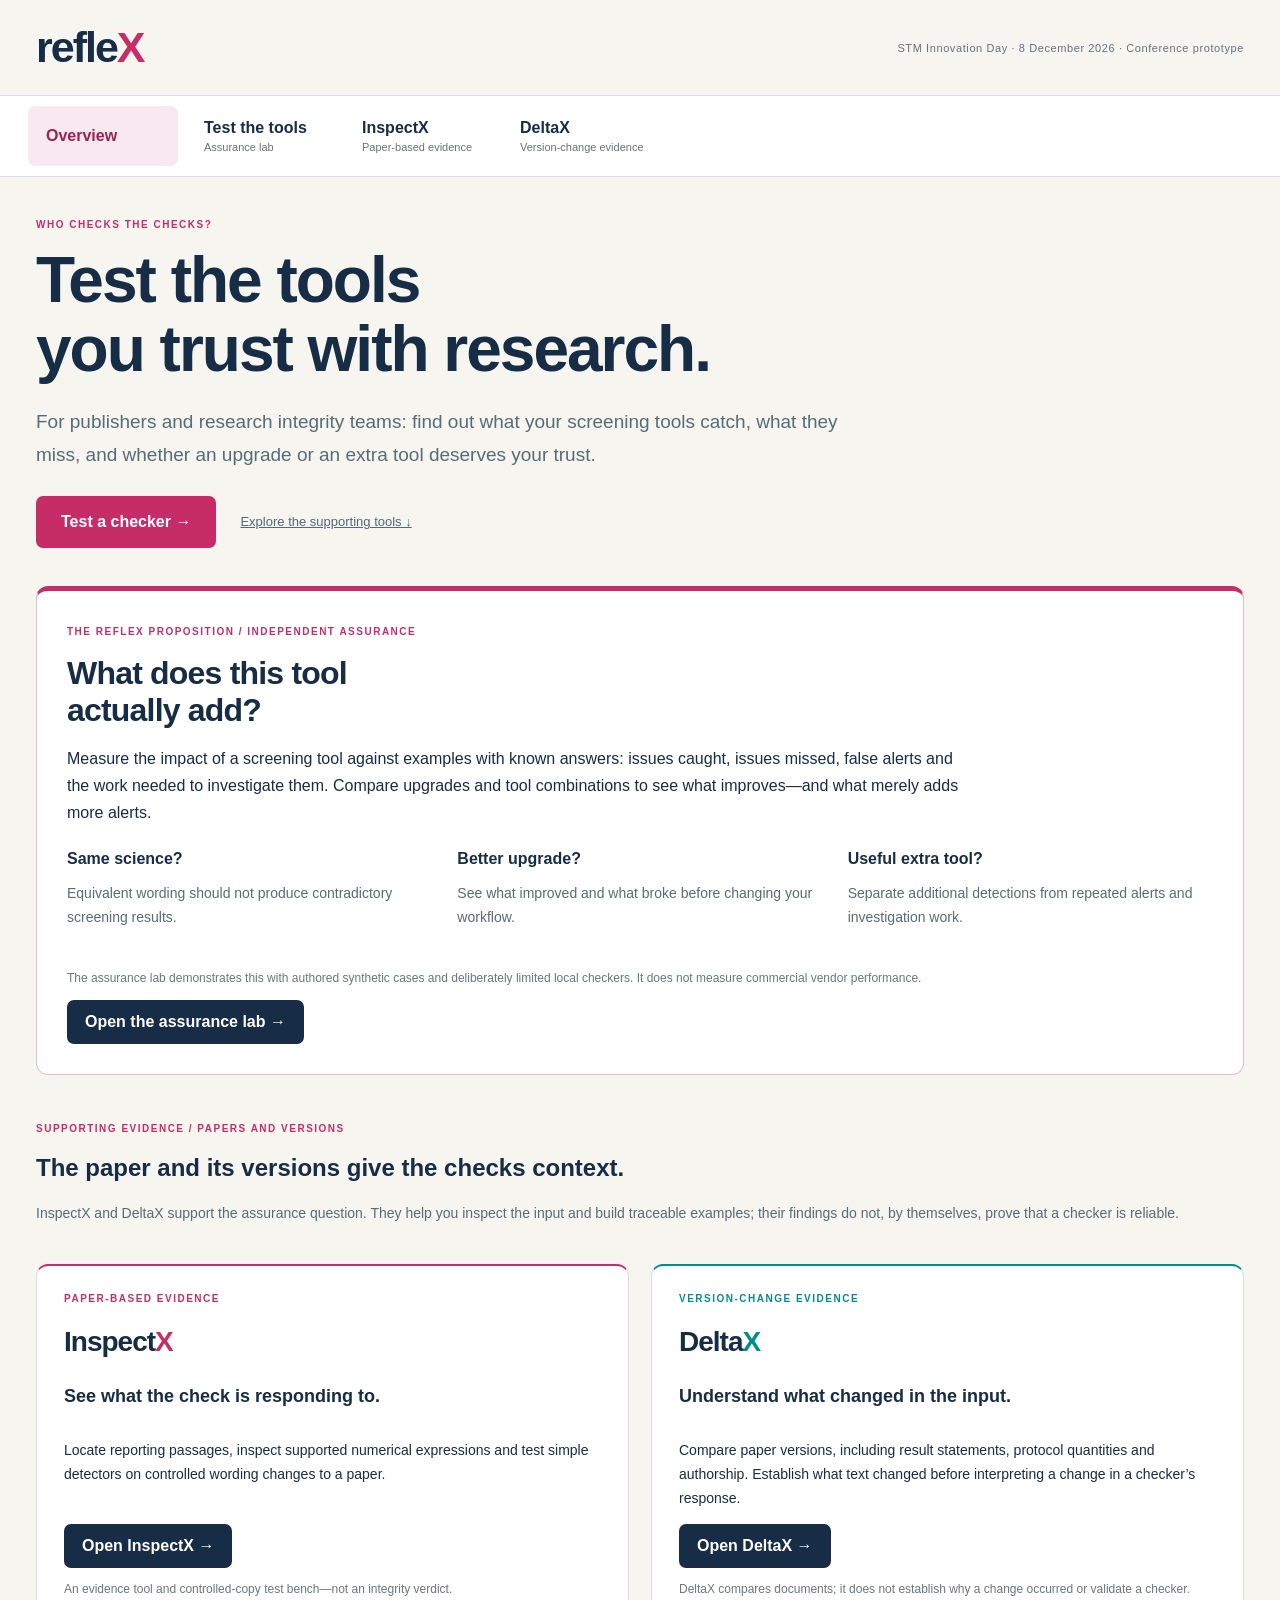
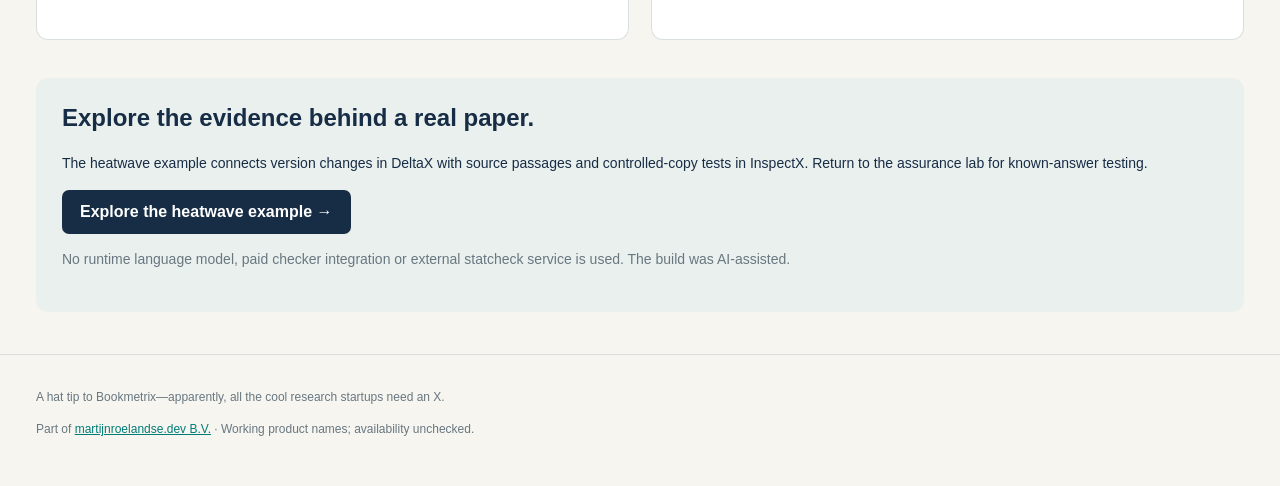
<file: reflex/overview.html>
<!doctype html><html lang="en"><head><meta charset="utf-8"><meta name="viewport" content="width=device-width,initial-scale=1"><title>RefleX — Who checks the checks?</title><link rel="stylesheet" href="suite.css?v=03556ffc4c99"></head><body>
<header><a href="#home" class="brand" id="suite-home" aria-label="RefleX home">refle<span>X</span></a><span class="event">STM Innovation Day · 8 December 2026 · Conference prototype</span></header>
<nav aria-label="RefleX tools"><button data-view="home" aria-current="page">Overview</button><button data-view="lab">Test the tools <small>Assurance lab</small></button><button data-view="inspect">InspectX <small>Paper-based evidence</small></button><button data-view="delta">DeltaX <small>Version-change evidence</small></button></nav>
<main><section id="home"><div class="eyebrow">WHO CHECKS THE CHECKS?</div><h1>Test the tools<br>you trust with research.</h1><p class="lead">For publishers and research integrity teams: find out what your screening tools catch, what they miss, and whether an upgrade or an extra tool deserves your trust.</p><div class="hero-actions"><button id="start-assurance">Test a checker →</button><a href="#supporting-tools">Explore the supporting tools ↓</a></div>
<section class="assurance-primary"><span class="eyebrow">THE REFLEX PROPOSITION / INDEPENDENT ASSURANCE</span><h2>What does this tool<br>actually add?</h2><p>Measure the impact of a screening tool against examples with known answers: issues caught, issues missed, false alerts and the work needed to investigate them. Compare upgrades and tool combinations to see what improves—and what merely adds more alerts.</p><div class="assurance-questions"><div><b>Same science?</b><p>Equivalent wording should not produce contradictory screening results.</p></div><div><b>Better upgrade?</b><p>See what improved and what broke before changing your workflow.</p></div><div><b>Useful extra tool?</b><p>Separate additional detections from repeated alerts and investigation work.</p></div></div><p class="limit">The assurance lab demonstrates this with authored synthetic cases and deliberately limited local checkers. It does not measure commercial vendor performance.</p><button data-view="lab">Open the assurance lab →</button></section>
<section id="supporting-tools"><div class="eyebrow">SUPPORTING EVIDENCE / PAPERS AND VERSIONS</div><h2>The paper and its versions give the checks context.</h2><p class="support-copy">InspectX and DeltaX support the assurance question. They help you inspect the input and build traceable examples; their findings do not, by themselves, prove that a checker is reliable.</p><div class="tool-cards supporting-cards">
<article class="inspect"><span class="number">PAPER-BASED EVIDENCE</span><h2>Inspect<span>X</span></h2><h3>See what the check is responding to.</h3><p>Locate reporting passages, inspect supported numerical expressions and test simple detectors on controlled wording changes to a paper.</p><button data-view="inspect">Open InspectX →</button><p class="limit">An evidence tool and controlled-copy test bench—not an integrity verdict.</p></article>
<article class="delta"><span class="number">VERSION-CHANGE EVIDENCE</span><h2>Delta<span>X</span></h2><h3>Understand what changed in the input.</h3><p>Compare paper versions, including result statements, protocol quantities and authorship. Establish what text changed before interpreting a change in a checker’s response.</p><button data-view="delta">Open DeltaX →</button><p class="limit">DeltaX compares documents; it does not establish why a change occurred or validate a checker.</p></article>
</div></section><section class="workflow"><h2>Explore the evidence behind a real paper.</h2><p>The heatwave example connects version changes in DeltaX with source passages and controlled-copy tests in InspectX. Return to the assurance lab for known-answer testing.</p><button id="guided-demo">Explore the heatwave example →</button><p class="limit">No runtime language model, paid checker integration or external statcheck service is used. The build was AI-assisted.</p></section></section>
<section id="workspace" hidden><div class="workspace-head"><div><div id="tool-kind" class="eyebrow"></div><h1 id="tool-title"></h1><p id="tool-copy"></p></div><a id="open-tool" href="workbench.html" target="_blank" rel="noopener noreferrer">Open separately ↗</a></div>
<div class="paper-context" id="paper-context"><div><span class="eyebrow">CURRENT PAPER</span><p id="current-paper">Choose a paper in either tool. Its DOI can then be passed to the other.</p></div><div class="context-actions"><button id="to-inspect" disabled>Inspect this paper →</button><button id="to-delta" disabled>Compare its versions →</button></div></div>
<div id="lab-controls" hidden><label for="lab-chapter">Lab chapter</label><select id="lab-chapter"><option value="0">1 · Equivalent wording</option><option value="1">2 · Upgrade regressions</option><option value="2">3 · Added value of a tool stack</option><option value="3">4 · The investment question</option></select></div>
<p id="handoff-status" role="status"></p><iframe id="inspect-frame" title="InspectX paper checks and assurance lab" hidden></iframe><iframe id="delta-frame" title="DeltaX version comparison" hidden></iframe>
</section></main><footer><p>A hat tip to Bookmetrix—apparently, all the cool research startups need an X.</p><p>Part of <a href="https://www.martijnroelandse.dev/" target="_blank" rel="noopener noreferrer">martijnroelandse.dev B.V.</a> · Working product names; availability unchecked.</p></footer><script src="suite.js?v=cbcd3a702a92"></script></body></html>
</file>
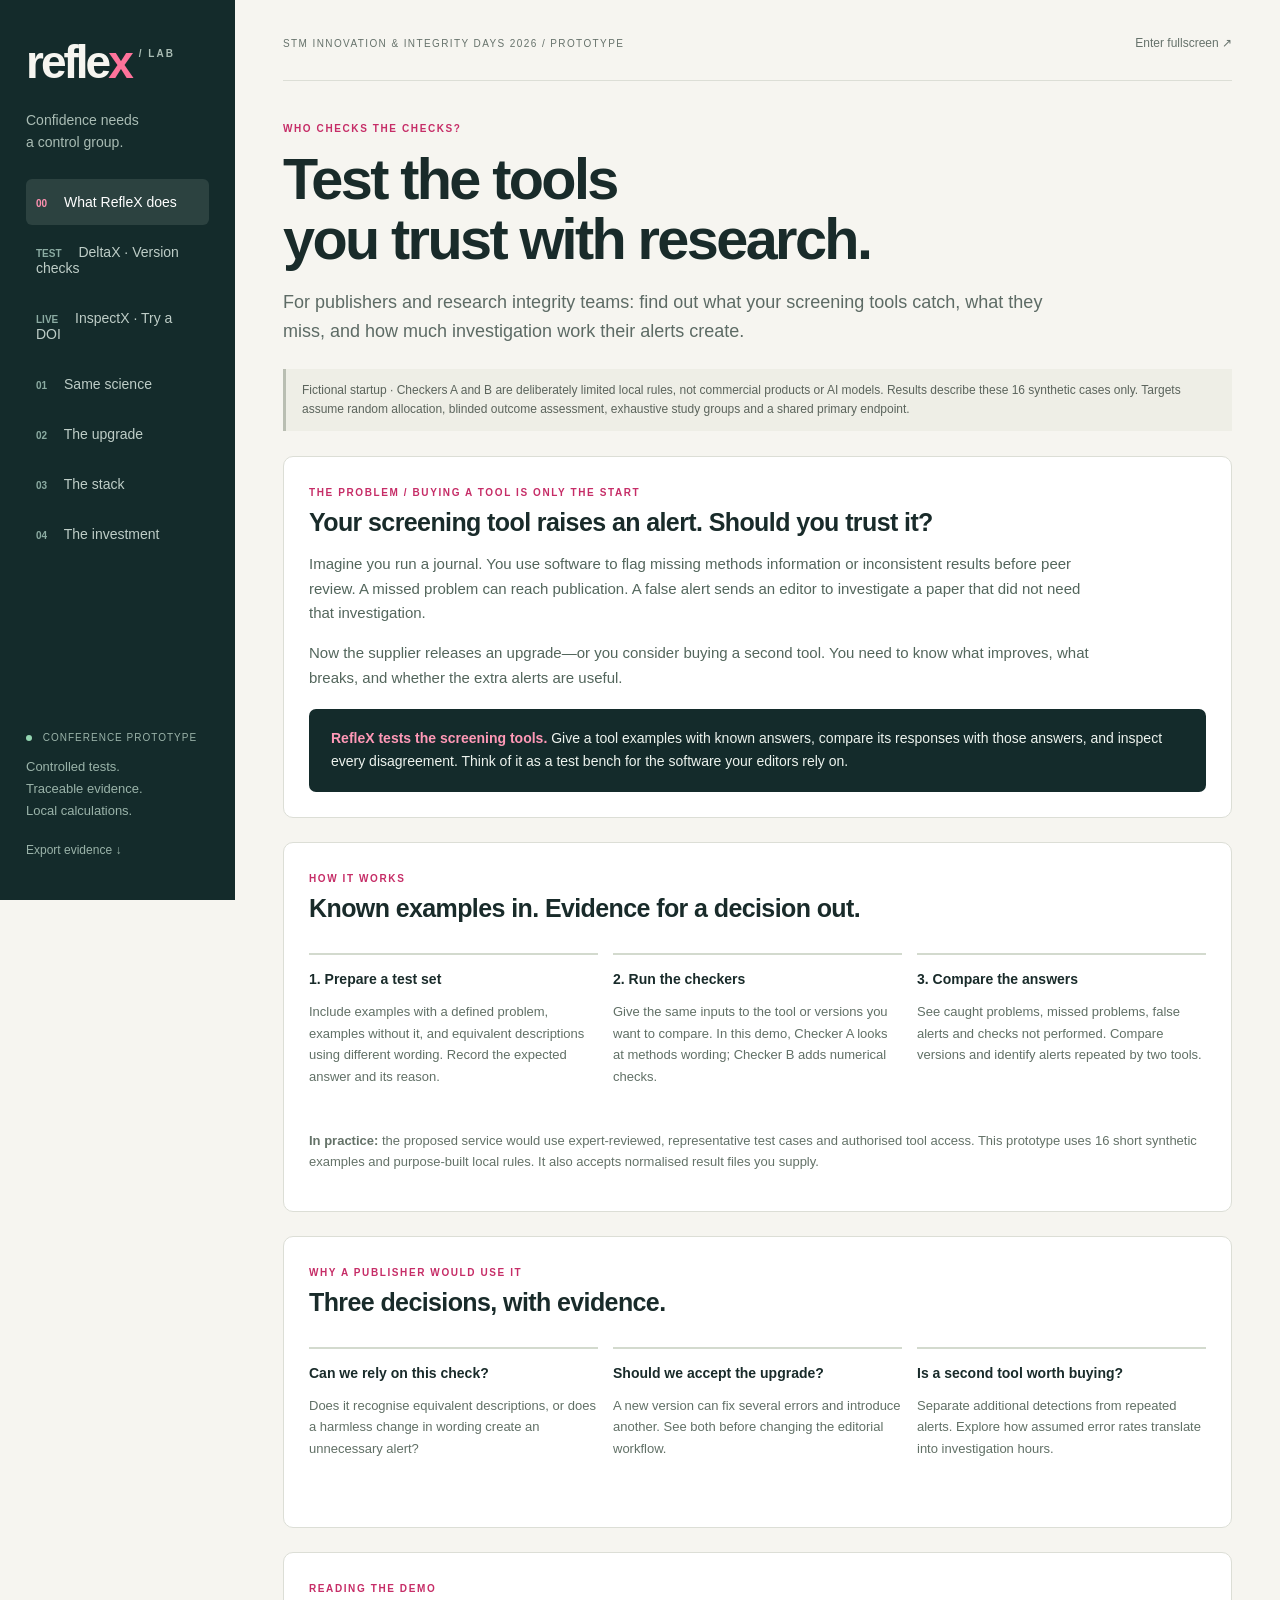
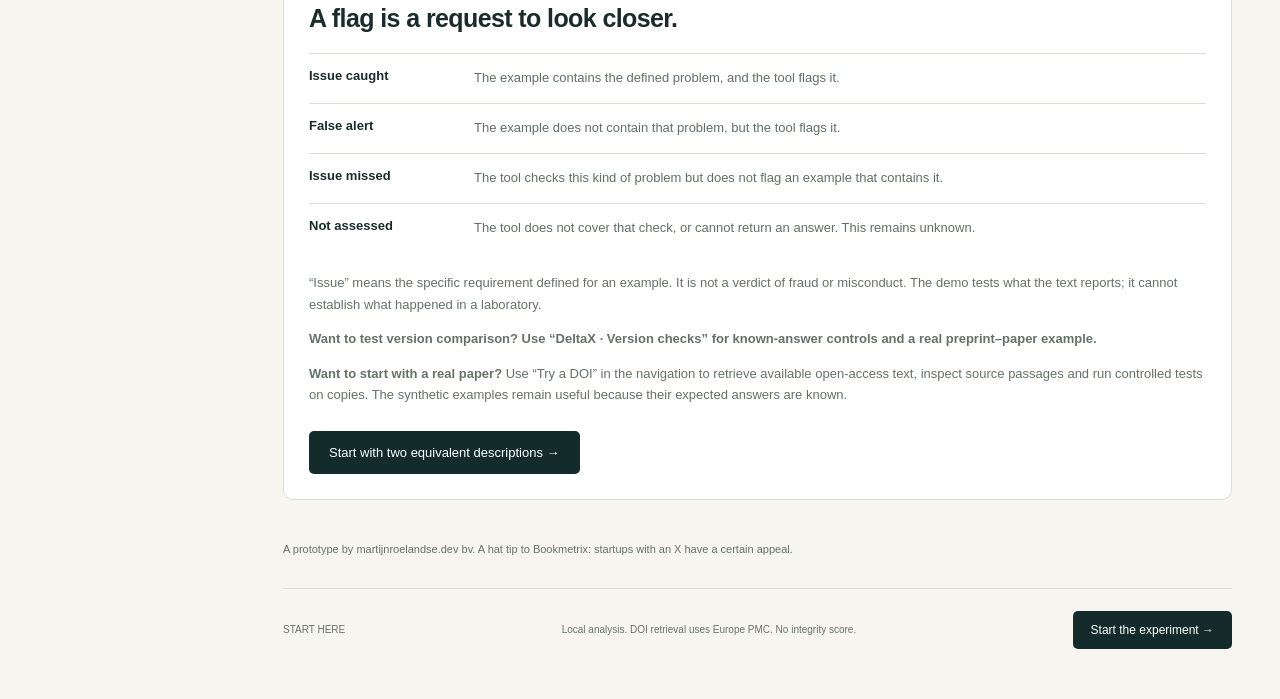
<file: reflex/workbench.html>
<!doctype html>
<html lang="en"><head><meta charset="utf-8"><meta name="viewport" content="width=device-width, initial-scale=1"><title>RefleX — Who checks the checks?</title><link rel="stylesheet" href="style.css?v=eff880d17cca"></head>
<body><aside><a class="brand" href="#">refle<span>x</span><sup> / LAB</sup></a><div class="aside-copy">Confidence needs<br>a control group.</div><nav aria-label="Demonstration chapters"><button data-step="-1" class="active"><b>00</b> What RefleX does</button><button data-step="5"><b>TEST</b> DeltaX · Version checks</button><button data-step="4"><b>LIVE</b> InspectX · Try a DOI</button><button data-step="0"><b>01</b> Same science</button><button data-step="1"><b>02</b> The upgrade</button><button data-step="2"><b>03</b> The stack</button><button data-step="3"><b>04</b> The investment</button></nav><div class="aside-bottom"><span class="dot"></span> CONFERENCE PROTOTYPE<br><p>Controlled tests.<br>Traceable evidence.<br>Local calculations.</p><button id="export" class="quiet">Export evidence ↓</button></div></aside>
<main><header><span>STM INNOVATION &amp; INTEGRITY DAYS 2026 / PROTOTYPE</span><button id="present" class="quiet">Enter fullscreen ↗</button></header><div class="eyebrow">WHO CHECKS THE CHECKS?</div><h1 id="headline"></h1><p id="subtitle" class="lead"></p><div class="notice" id="demo-disclosure">Fictional startup · Checkers A and B are deliberately limited local rules, not commercial products or AI models. Results describe these 16 synthetic cases only. Targets assume random allocation, blinded outcome assessment, exhaustive study groups and a shared primary endpoint.</div>
<section id="overview">
<div class="feature overview-problem"><span class="eyebrow">THE PROBLEM / BUYING A TOOL IS ONLY THE START</span><h2>Your screening tool raises an alert. Should you trust it?</h2><p>Imagine you run a journal. You use software to flag missing methods information or inconsistent results before peer review. A missed problem can reach publication. A false alert sends an editor to investigate a paper that did not need that investigation.</p><p>Now the supplier releases an upgrade—or you consider buying a second tool. You need to know what improves, what breaks, and whether the extra alerts are useful.</p><div class="finding"><b>RefleX tests the screening tools.</b> Give a tool examples with known answers, compare its responses with those answers, and inspect every disagreement. Think of it as a test bench for the software your editors rely on.</div></div>
<div class="feature"><span class="eyebrow">HOW IT WORKS</span><h2>Known examples in. Evidence for a decision out.</h2><div class="three"><div><b>1. Prepare a test set</b><p>Include examples with a defined problem, examples without it, and equivalent descriptions using different wording. Record the expected answer and its reason.</p></div><div><b>2. Run the checkers</b><p>Give the same inputs to the tool or versions you want to compare. In this demo, Checker A looks at methods wording; Checker B adds numerical checks.</p></div><div><b>3. Compare the answers</b><p>See caught problems, missed problems, false alerts and checks not performed. Compare versions and identify alerts repeated by two tools.</p></div></div><p class="description"><b>In practice:</b> the proposed service would use expert-reviewed, representative test cases and authorised tool access. This prototype uses 16 short synthetic examples and purpose-built local rules. It also accepts normalised result files you supply.</p></div>
<div class="feature"><span class="eyebrow">WHY A PUBLISHER WOULD USE IT</span><h2>Three decisions, with evidence.</h2><div class="three"><div><b>Can we rely on this check?</b><p>Does it recognise equivalent descriptions, or does a harmless change in wording create an unnecessary alert?</p></div><div><b>Should we accept the upgrade?</b><p>A new version can fix several errors and introduce another. See both before changing the editorial workflow.</p></div><div><b>Is a second tool worth buying?</b><p>Separate additional detections from repeated alerts. Explore how assumed error rates translate into investigation hours.</p></div></div></div>
<div class="feature"><span class="eyebrow">READING THE DEMO</span><h2>A flag is a request to look closer.</h2><dl class="glossary"><div><dt>Issue caught</dt><dd>The example contains the defined problem, and the tool flags it.</dd></div><div><dt>False alert</dt><dd>The example does not contain that problem, but the tool flags it.</dd></div><div><dt>Issue missed</dt><dd>The tool checks this kind of problem but does not flag an example that contains it.</dd></div><div><dt>Not assessed</dt><dd>The tool does not cover that check, or cannot return an answer. This remains unknown.</dd></div></dl><p class="description">“Issue” means the specific requirement defined for an example. It is not a verdict of fraud or misconduct. The demo tests what the text reports; it cannot establish what happened in a laboratory.</p><p class="description"><b>Want to test version comparison? Use “DeltaX · Version checks” for known-answer controls and a real preprint–paper example.</b></p><p class="description"><b>Want to start with a real paper?</b> Use “Try a DOI” in the navigation to retrieve available open-access text, inspect source passages and run controlled tests on copies. The synthetic examples remain useful because their expected answers are known.</p><button id="start-experiment" class="primary">Start with two equivalent descriptions →</button></div>
</section>
<section id="delta" hidden>
<div class="feature"><span class="eyebrow">TEST THE TOOL / DELTAX</span><h2>Can the comparison tool tell a real change from a harmless edit?</h2><p>DeltaX compares manuscript versions. Here, RefleX gives its actual comparison engine controlled pairs with known answers. A significance reversal should be flagged; an unchanged result should stay clear. Inspect the expected answer beside the tool’s output.</p><button class="primary" id="run-delta-tests">Run DeltaX checks →</button><div id="delta-test-results" aria-live="polite"></div><p class="description">Small authored controls, not an independently validated benchmark. These tests cover specific comparison behaviours; passing them cannot establish that a paper’s overall meaning is unchanged.</p></div>
<div class="feature"><span class="eyebrow">FROM A CONTROL TO A REAL EXAMPLE</span><h2>Now inspect two actual paper versions.</h2><p>The heatwave example changes from significantly greater starvation resistance to no significant difference. The methods also change from a 12-ml vial to a 60-ml vial. These are source statements to review, not evidence about why the changes happened.</p><button class="primary" id="delta-real-example">Open the heatwave comparison →</button> <a href="../" id="delta-standalone">Open DeltaX separately ↗</a><p id="delta-source-status" class="description" role="status"></p></div>
<iframe id="delta-frame" title="DeltaX manuscript version comparison" hidden loading="lazy"></iframe>
</section>
<section id="article" hidden><section class="feature article-intake"><span class="eyebrow">OPEN-ACCESS ARTICLE / LIVE EVIDENCE</span><h2>Start with a DOI.</h2><p class="description">We look for an exact DOI match and open-access full-text XML in Europe PMC. Coverage is mainly biomedical and life sciences; many open-access papers elsewhere are not retrievable here. The DOI is sent to Europe PMC. All analysis runs locally with transparent rules, without a language model.</p><label for="article-doi" class="label">ARTICLE DOI OR DOI.ORG LINK</label><div class="doi-form"><input id="article-doi" type="text" value="10.1007/s00442-026-06006-0" autocomplete="off" spellcheck="false"><button id="doi-load" class="primary">Retrieve &amp; analyse →</button></div><p class="description">The prefilled DOI is a public paper to try, not an independently labelled benchmark or a claim that the paper contains errors.</p><button id="article-sample" class="quiet" hidden>Run heatwave example · saved open-access source →</button><p id="doi-status" role="status" class="description">Ready. Requires internet access for retrieval.</p><details><summary style="display:block;font-size:12px">Have the article XML, or cannot connect? Import JATS instead +</summary><p class="description">Import a full-text JATS XML file you are authorised to use. It stays in this browser. PDF and abstract-only files are not supported.</p><label class="description">Article XML <input id="article-xml" type="file" accept=".xml,application/xml,text/xml"></label></details><button id="article-export" class="quiet" hidden>Export article evidence ↓</button></section><div id="article-results"></div></section>
<section id="lab" hidden><div class="toolbar"><div><span class="label">ACTIVE STACK</span><strong id="active-stack"></strong></div><div class="controls"><label>Checker A <select id="version"><option value="1">v1 · keywords</option><option value="2">v2 · expanded rules</option></select></label><label class="switch"><input type="checkbox" id="stack"> Add Checker B</label></div></div>
<div id="metrics" class="metrics" aria-live="polite"></div>
<div id="chapter-content"></div>
<section class="evidence"><div class="section-title"><div><span class="eyebrow">THE AUDIT TRAIL</span><h2>Every verdict. Every reason.</h2></div><label>Show <select id="filter"><option value="all">All 16 cases</option><option value="false-alert">False alerts</option><option value="missed">Missed issues</option><option value="caught">Caught issues</option><option value="unassessed">Not assessed</option></select></label></div><div id="rows"></div></section>
<details class="feature" style="margin-top:25px"><summary style="display:block"><strong>Beyond the demo: evaluate your own checker results +</strong></summary><p class="description">Download the synthetic test inputs, run them through a checker you are authorised to use, then import its normalised results. Omitted or null results remain unassessed. Reports are user-supplied and not authenticated. No files leave this browser.</p><button id="corpus-export" class="quiet">Download test inputs ↓</button><p class="description">Import format: <code>{"schema":"reflex-results/1","checker":"Your checker","results":[{"id":"R1","flag":false}]}</code><br>true = issue flagged; false = no issue flagged; null = not assessed. Expected labels stay in RefleX, outside the exported inputs.</p><label class="description">Choose results JSON <input id="import-report" type="file" accept=".json,application/json"></label><p id="import-summary" class="description" role="status"></p></details>
</section>
<section id="investment" hidden><div class="investment-card"><span class="eyebrow">WHAT DID WE BUILD?</span><h2>A product demo is easy.<br>An independent standard is earned.</h2><p>This prototype executes two small rule-based checkers against known synthetic examples. It does not establish how any vendor performs.</p><div class="three"><div><b>Built here</b><p>A test corpus, executable checks, evidence traces, version comparisons and an exportable report.</p></div><div><b>Still to earn</b><p>Expert adjudication, representative cases, permissioned vendor access and independent governance.</p></div><div><b>A possible moat</b><p>Trusted reference cases and verified connections between alerts, investigations and outcomes.</p></div></div><blockquote>When everyone can build a detector,<br>who earns the right to say it works?</blockquote></div><div class="investment-card"><span class="eyebrow">BUILD LEDGER</span><h2>Inspect the claim, too.</h2><p>AI-assisted concept and code. Zero paid API calls in this app. Preparation time and total model cost have not been measured. No customer claims, vendor benchmarks or independent validation.</p></div></section>
<p class="description ownership">A prototype by martijnroelandse.dev bv. A hat tip to Bookmetrix: startups with an X have a certain appeal.</p><footer><span id="progress">01 / 04</span><span>Local analysis. DOI retrieval uses Europe PMC. No integrity score.</span><button id="next">Next chapter →</button></footer></main><script src="engine.js?v=68131958ae3e"></script><script src="app.js?v=f1c9ed2715b9"></script><script src="article-engine.js?v=32f63a3db870"></script><script src="saved-articles.js?v=830947928d5c"></script><script src="article-ui.js?v=d23da7258f10"></script><script src="delta-core.js?v=1a2747ae65d1"></script><script src="delta-checks.js?v=881ce922122a"></script><script src="workbench-bridge.js?v=5ef0cae59e6e"></script></body></html>
</file>
<file: deltax/style.css>
:root{font-family:Inter,-apple-system,BlinkMacSystemFont,"Segoe UI",sans-serif;color:#172c45;background:#f5f4ef;--ink:#172c45;--muted:#63716e;--line:#d9dfd6;--pink:#00a89d;--green:#007d76}*{box-sizing:border-box}body{margin:0}main{max-width:1260px;margin:auto;padding:30px 48px}header{display:flex;justify-content:space-between;align-items:center;border-bottom:1px solid var(--line);padding-bottom:23px;margin-bottom:55px}.brand{font-size:39px;font-weight:800;color:var(--ink);letter-spacing:-2px;text-decoration:none}.brand>span,.accent{color:var(--pink)}sup{font-size:9px;letter-spacing:1.5px;vertical-align:middle;font-weight:600;margin-left:15px;color:var(--muted)}.badge{font-size:9px;letter-spacing:1.5px;border:1px solid #ccd5c9;border-radius:20px;padding:9px 13px;color:var(--muted)}.eyebrow{font-size:10px;letter-spacing:1.6px;font-weight:750;color:var(--pink)}h1{font-size:clamp(38px,5.5vw,69px);line-height:1.06;letter-spacing:-2.8px;margin:17px 0 22px;font-weight:650}h2{font-size:25px;letter-spacing:-.6px;font-weight:600;margin:9px 0 15px}.lead{max-width:820px;color:var(--muted);font-size:19px;line-height:1.65}.intro{display:grid;grid-template-columns:repeat(3,1fr);gap:26px;margin:35px 0 38px}.intro>div{border-top:2px solid #ccd5c9;padding-top:16px}.intro b{font-size:14px}.intro p{font-size:13px;color:var(--muted);line-height:1.7}.panel{padding:28px;background:#fff;border:1px solid var(--line);border-radius:12px;margin:22px 0}.section-head{display:flex;justify-content:space-between;gap:20px;align-items:center}label{display:block;font-size:12px;font-weight:600;margin:13px 0 8px}input:not([type=file]),select,textarea{width:100%;font:14px/1.5 inherit;border:1px solid #c6d0c3;border-radius:6px;padding:12px;background:#fcfcf8;color:var(--ink);font-family:inherit}input[type=file]{font-size:12px;max-width:100%;margin:8px 0}textarea{height:205px;resize:vertical;font-size:13px;line-height:1.65}.versions{display:grid;grid-template-columns:1fr 1fr;gap:24px}.help{font-size:12px;color:var(--muted);line-height:1.7;overflow-wrap:anywhere}.actions{display:flex;align-items:center;gap:14px;flex-wrap:wrap;margin-top:18px}.actions label{display:flex;align-items:center;gap:10px;margin:0}.actions select{width:auto;min-width:180px}button{background:var(--ink);color:white;border:0;border-radius:6px;padding:13px 18px;font:600 13px/1.4 inherit;font-family:inherit;cursor:pointer}.secondary{background:#edf0e7;color:#31483e}button:disabled{opacity:.5;cursor:wait}button:hover{filter:brightness(1.15)}button:focus-visible,input:focus-visible,textarea:focus-visible,select:focus-visible,summary:focus-visible{outline:3px solid var(--pink);outline-offset:3px}.status{font-size:13px;color:#385c4e;line-height:1.7}details{margin-top:20px;border-top:1px solid var(--line);padding-top:16px}summary{font-size:13px;cursor:pointer;line-height:1.6}.source-card{background:#fff;border:1px solid var(--line);border-radius:8px;padding:20px;overflow-wrap:anywhere}.source-card h3{font-size:16px;line-height:1.5;margin:10px 0}.source-card .help{margin:6px 0}.source-card a{color:var(--green)}.coverage{border-left:3px solid var(--pink);padding:14px 18px;background:#e8f4f3;font-size:13px;line-height:1.7;margin:20px 0}.metrics{display:grid;grid-template-columns:repeat(4,1fr);gap:12px}.metric{border:1px solid var(--line);background:white;border-radius:8px;padding:21px}.metric strong{display:block;font-size:36px;letter-spacing:-1px;margin:7px 0}.metric span{font-size:10px;letter-spacing:1px;color:var(--muted);font-weight:700}.metric p{font-size:11px;line-height:1.6;color:var(--muted);margin-bottom:0}.reading{background:#172f2c;color:#e9eee7;border-radius:8px;padding:23px;margin-top:22px;font-size:14px;line-height:1.8}.reading b{color:#ffabc5}.change{background:#fff;border:1px solid var(--line);border-radius:10px;margin:20px 0;overflow:hidden}.change-top{padding:20px 23px 0}.tags{display:flex;flex-wrap:wrap;gap:7px}.tag{font-size:10px;font-weight:700;color:#415d4c;background:#edf1e7;border-radius:4px;padding:5px 8px}.tag.number{color:#9c2750;background:#f8e6ee}.change-top p{font-size:13px;color:var(--muted);line-height:1.7}.passages{display:grid;grid-template-columns:1fr 1fr;gap:0}.passage{padding:22px;border-top:1px solid var(--line);min-width:0}.passage+ .passage{border-left:1px solid var(--line)}.passage .locator{font:10px/1.7 monospace;color:var(--muted);margin-bottom:14px;overflow-wrap:anywhere}.passage blockquote{font:16px/1.85 Georgia,serif;margin:0;white-space:pre-wrap;overflow-wrap:anywhere}.remove{background:#f9dce5;color:#8d2749;text-decoration:line-through;text-decoration-color:#bd6a86}.add{background:#d9edda;color:#1a583c}.no-passage{font-style:italic;color:var(--muted)}.metadata-note{border-top:1px solid var(--line);padding:12px 22px;font-size:12px;line-height:1.7;color:var(--muted)}footer{border-top:1px solid var(--line);display:flex;justify-content:space-between;gap:15px;padding:25px 0;font-size:10px;color:var(--muted);line-height:1.7;margin-top:40px}.empty{padding:25px;color:var(--muted);font-size:14px}[hidden]{display:none!important}@media(max-width:800px){main{padding:22px}.brand{font-size:33px}sup{display:block;font-size:8px;margin:5px 0 0;letter-spacing:1.5px}.intro{grid-template-columns:1fr;gap:10px}.versions{grid-template-columns:1fr;gap:12px}.metrics{grid-template-columns:1fr 1fr}.section-head{align-items:flex-start;flex-direction:column;gap:0}.passages{grid-template-columns:1fr}.passage+.passage{border-left:0}.panel{padding:20px}h1{letter-spacing:-1.6px}.lead{font-size:17px}.actions label{flex-wrap:wrap}.badge{font-size:8px;letter-spacing:1px}.metric{padding:16px}.passage blockquote{font-size:15px}footer{flex-direction:column}}

.snapshot-option{display:flex;align-items:flex-start;gap:10px;font-weight:400;line-height:1.7;color:#63716e}.snapshot-option input[type=checkbox]{width:17px;height:17px;flex:0 0 auto;accent-color:#bf3264;margin-top:3px}input[type=checkbox]{width:auto;padding:0}

.version-banner{padding:20px;border-left:5px solid #008e87;background:#f4f6f0;margin:24px 0}.version-banner h3{margin:8px 0}.advanced,.yeast-case{margin:24px 0;padding:18px;border:1px solid #d6dcd3;border-radius:8px}button:disabled{opacity:.55;cursor:not-allowed}table{border-collapse:collapse;width:100%;font-size:.88rem}th,td{padding:12px;text-align:left;vertical-align:top;border-bottom:1px solid #d6dcd3}#authorship{margin:20px 0}#authorship details{overflow-x:auto}

.review-score{display:flex;align-items:center;gap:24px;margin:18px 0}.review-score>strong{font-size:3.5rem;color:#008e87}.review-score small{font-size:1rem;color:#61736d}

.review-evidence{border-top:1px solid #d6dcd3;padding:18px 0;margin:12px 0}.review-evidence h4{margin:0 0 8px}.review-evidence .versions>div{background:#f5f6f1;padding:14px;border-radius:6px}.review-evidence mark{padding:1px 2px}.active-paper{font-size:1.4rem!important;max-width:100%}

.brand img{display:block;width:255px;max-width:45vw;height:auto}.hero{display:grid;grid-template-columns:1.12fr 1fr;gap:28px;align-items:center}.hero h1{font-size:clamp(36px,4.6vw,59px)}.hero figure{margin:0}.hero img{width:100%;height:auto;border-radius:16px;mix-blend-mode:multiply}.hero figcaption{text-align:center;font-size:12px;color:var(--muted);margin-top:12px}@media(max-width:850px){.hero{grid-template-columns:1fr}.hero figure{max-width:550px;margin:auto}.brand img{width:200px}header{margin-bottom:30px;gap:18px}}

footer{flex-wrap:wrap;gap:18px}.footer-credit{flex-basis:100%;border-top:1px solid var(--line);padding-top:14px;font-size:12px;line-height:1.7}.footer-credit p{margin:4px 0}.footer-credit a{color:var(--green)}

.brand-links{display:flex;align-items:center;gap:18px;flex-wrap:wrap}.suite-link{font-size:12px;color:#a52b58;text-decoration:none;font-weight:650}
</file>
<file: reflex/style.css>
:root{font-family:Inter,-apple-system,BlinkMacSystemFont,"Segoe UI",sans-serif;color:#192b2a;background:#f6f5f0;font-synthesis:none;--pink:#c62d67;--green:#12634f;--line:#dcded6}*{box-sizing:border-box}body{margin:0}button,select,input{font:inherit}button,select{cursor:pointer}button:focus-visible,a:focus-visible,input:focus-visible,select:focus-visible,summary:focus-visible{outline:3px solid #c62d67;outline-offset:4px}aside{position:fixed;inset:0 auto 0 0;width:235px;background:#142b2b;color:#e5eeea;padding:35px 26px;display:flex;flex-direction:column}.brand{color:#f6f5f0;text-decoration:none;font-size:46px;font-weight:800;letter-spacing:-3px}.brand span{color:#ff739b}.brand sup{font-size:10px;letter-spacing:2px;color:#a9bcb4;vertical-align:top;display:inline-block;margin:13px 0 0 8px}.aside-copy{color:#a9bcb4;line-height:1.6;font-size:14px;margin:20px 0 45px}nav{display:grid;gap:10px}nav button{background:none;color:#becdc7;border:0;text-align:left;padding:15px 10px;border-radius:6px;font-size:14px}nav button b{font-size:10px;margin-right:13px;color:#8baba2}nav button.active{background:#2c4240;color:#fff}nav button.active b{color:#ff91b1}.aside-bottom{margin-top:auto;font-size:10px;letter-spacing:1px;color:#9ab3a9}.aside-bottom p{font-size:13px;letter-spacing:0;line-height:1.7}.dot{display:inline-block;width:6px;height:6px;background:#94d5b1;border-radius:50%;margin-right:7px}main{margin-left:235px;max-width:1600px;padding:28px 48px}header{display:flex;align-items:center;justify-content:space-between;gap:15px;border-bottom:1px solid var(--line);padding-bottom:22px;margin-bottom:42px;font-size:10px;letter-spacing:1.4px;color:#66726b}.quiet{border:0;background:none;color:inherit;padding:8px 0;font-size:12px;text-align:left}h1{font-size:clamp(36px,4.5vw,65px);letter-spacing:-2.6px;line-height:1.05;margin:15px 0 18px;max-width:900px;font-weight:650}.eyebrow,.label{font-size:10px;font-weight:700;letter-spacing:1.6px;color:var(--pink)}.lead{font-size:18px;color:#5d6b65;line-height:1.6;max-width:800px;margin-bottom:23px}.notice{padding:12px 16px;border-left:3px solid #b9beb2;background:#eeeee6;font-size:12px;line-height:1.6;color:#5b645c}.toolbar{display:flex;justify-content:space-between;align-items:center;gap:20px;padding:24px 0}.label{color:#6a766e;display:block;margin-bottom:7px}strong{font-size:15px}.controls{display:flex;align-items:center;gap:20px;font-size:12px}select{border:1px solid #c8cfc5;border-radius:5px;background:#fff;padding:8px;margin-left:5px;color:#203632}.switch{display:flex;align-items:center;gap:6px}input[type=checkbox]{accent-color:var(--pink);width:17px;height:17px}.metrics{display:grid;grid-template-columns:repeat(4,1fr);gap:12px;margin-bottom:26px}.metric{background:#fff;border:1px solid var(--line);padding:20px;border-radius:8px}.metric .value{font-size:37px;font-weight:650;letter-spacing:-1.3px;margin:9px 0}.metric .value em{font-style:normal;font-size:19px;color:#7b857d}.metric p{font-size:11px;line-height:1.5;color:#647268;margin:0}.metric .label{font-size:9px}.pink{color:var(--pink)}.green{color:var(--green)}.feature{border:1px solid var(--line);background:#fff;border-radius:10px;padding:25px;margin-bottom:24px}h2{font-size:25px;letter-spacing:-.6px;margin:8px 0 13px;font-weight:600}h3{font-size:15px;margin:0 0 12px}p{line-height:1.65}.description{font-size:13px;color:#647268}.pair{display:grid;grid-template-columns:1fr 1fr;gap:15px}.paper{padding:20px;background:#f7f7f1;border:1px solid #e4e6dd;border-radius:7px}.paper blockquote{font:17px/1.6 Georgia,serif;margin:16px 0 20px}.pill{display:inline-block;padding:5px 9px;font-size:10px;border-radius:4px;background:#e9eee8;color:#456155;font-weight:700}.pill.bad{background:#fae6ee;color:#a22554}.pill.good{background:#e6f1ea;color:#12634f}.pill.neutral{background:#ebede8;color:#677368}.finding{background:#142b2b;color:#edf3ee;padding:18px 22px;border-radius:7px;margin-top:18px;font-size:14px;line-height:1.7}.finding b{color:#ff99b7}.version-grid,.three{display:grid;grid-template-columns:repeat(3,1fr);gap:15px}.version-card{border:1px solid var(--line);padding:18px;border-radius:7px}.version-card strong{font-size:28px;display:block;margin:12px 0}.version-card p{font-size:12px;color:#647268}.delta{font-weight:700;color:var(--pink)}.section-title{display:flex;justify-content:space-between;align-items:center;gap:15px;margin:35px 0 18px}.section-title label{font-size:12px}.evidence{margin-top:26px}details{border-top:1px solid var(--line);padding:0 2px}summary{display:grid;grid-template-columns:40px 1fr auto;gap:12px;align-items:center;padding:16px 3px;cursor:pointer;list-style:none;font-size:13px}summary::-webkit-details-marker{display:none}.case-id{font:11px monospace;color:#677368}.case-title:after{content:' +';color:#7f8d81}.trace{padding:0 45px 20px;font-size:13px;line-height:1.65}.trace blockquote{margin:5px 0 15px;background:#fff;padding:17px;border-left:3px solid #c6cfc2;font:17px/1.6 Georgia,serif}.trace p{margin:9px 0}.trace .rule{color:#647268}.scenario{display:grid;grid-template-columns:1fr 1fr;gap:35px;margin-top:25px;padding-top:25px;border-top:1px solid var(--line)}.slider-row{margin:0 0 16px}.slider-row label{display:flex;justify-content:space-between;font-size:12px;gap:12px}.slider-row input{width:100%;accent-color:var(--pink);margin:9px 0}.scenario-result{background:#f4f4ec;border-radius:7px;padding:22px}.scenario-result .big{font-size:45px;letter-spacing:-1.5px}.scenario-result p{font-size:12px;color:#53665a}.bar{display:flex;height:14px;overflow:hidden;border-radius:4px;margin:18px 0}.bar .tp{background:#286b52}.bar .fp{background:#cc3e72}.legend{display:flex;gap:15px;font-size:11px}.legend b{font-size:17px;display:block;margin-top:7px}.investment-card{background:#fff;border:1px solid var(--line);padding:32px;border-radius:10px;margin-top:25px}.investment-card h2{font-size:38px;line-height:1.15}.investment-card>p{color:#617066;max-width:750px}.three{margin:30px 0}.three>div{border-top:2px solid #d3dace;padding-top:15px}.three b{font-size:14px}.three p{font-size:13px;color:#617066}.investment-card>blockquote{font-size:28px;line-height:1.4;letter-spacing:-.7px;margin:30px 0 0;color:var(--pink)}footer{display:flex;justify-content:space-between;align-items:center;gap:15px;margin-top:30px;border-top:1px solid var(--line);padding:22px 0;color:#677368;font-size:10px}footer button{border:0;background:#142b2b;color:white;border-radius:5px;padding:12px 18px;font-size:12px}button:hover{filter:brightness(1.15)}[hidden]{display:none!important}.empty{padding:25px;color:#637367;font-size:13px}@media(min-width:1500px){main{padding-left:65px;padding-right:65px}}@media(max-width:1000px){aside{width:190px;padding:27px 18px}main{margin-left:190px;padding:25px}.metrics{grid-template-columns:repeat(2,1fr)}.controls{gap:8px;flex-wrap:wrap}.toolbar{align-items:flex-start}.brand{font-size:39px}.brand sup{font-size:8px}.scenario{gap:20px}}@media(max-width:700px){aside{position:static;width:100%;padding:17px 20px}.brand{font-size:34px}.aside-copy,.aside-bottom{display:none}nav{display:flex;gap:3px;margin-top:14px;flex-wrap:wrap}nav button{padding:10px 6px;font-size:11px}nav button b{margin-right:5px}main{margin-left:0;padding:20px}header{margin-bottom:28px;font-size:8px}h1{letter-spacing:-1.5px}.lead{font-size:16px}.pair,.version-grid,.three,.scenario{grid-template-columns:1fr}.toolbar{flex-direction:column}.metrics{gap:8px}.metric{padding:14px}.metric .value{font-size:30px}.trace{padding-left:8px;padding-right:8px}.section-title{align-items:flex-start}.section-title h2{font-size:21px}summary{grid-template-columns:28px 1fr auto;gap:7px;font-size:12px}footer>span:nth-child(2){display:none}.investment-card{padding:22px}.investment-card h2{font-size:30px}}

.overview-problem{margin-top:25px}.overview-problem>p{max-width:800px;color:#53665c;font-size:15px}.primary{border:0;background:#142b2b;color:white;border-radius:5px;padding:14px 20px;font-size:13px;margin-top:12px}.glossary{margin:20px 0}.glossary>div{display:grid;grid-template-columns:145px 1fr;border-top:1px solid var(--line);padding:14px 0;gap:20px;font-size:13px}.glossary dt{font-weight:650}.glossary dd{margin:0;color:#617066;line-height:1.6}@media(max-width:700px){.glossary>div{grid-template-columns:1fr;gap:5px}}

.article-intake,.article-heading{margin-top:25px}.doi-form{display:flex;gap:12px;align-items:stretch}.doi-form input{min-width:0;flex:1;background:#fff;border:1px solid #b6c4b8;border-radius:5px;padding:13px;font:15px monospace;color:#203632}.doi-form .primary{margin:0}.reporting-grid{display:grid;grid-template-columns:1fr 1fr;gap:16px}.reporting-card{border:1px solid var(--line);padding:20px;border-radius:7px}.reporting-card h3{margin-top:15px}.article-evidence{font-size:12px;margin-top:12px}.article-evidence summary{line-height:1.7}.article-evidence blockquote{margin:10px 0;background:#f4f5ef;border-left:3px solid #b7c8b7;padding:15px;font:14px/1.65 Georgia,serif;overflow-wrap:anywhere}.rewrite{margin-top:20px;border-top:1px solid var(--line);padding-top:20px}.rewrite details p{font-size:13px;line-height:1.7}.numerical-control{margin-top:25px;border-top:1px solid var(--line);padding-top:25px}.feature a{color:#12634f}.article-heading p,.article-heading h2{overflow-wrap:anywhere}@media(max-width:850px){.reporting-grid{grid-template-columns:1fr}.doi-form{flex-direction:column}}

#delta-frame{width:100%;min-height:850px;border:1px solid var(--line);border-radius:10px;background:white}.delta-control{margin-top:20px;padding-top:20px;border-top:1px solid var(--line)}.delta-control .pair p{font:15px/1.7 Georgia,serif}.delta-control .pair{margin:14px 0}.delta-control .paper{padding:15px}.ownership{margin-top:40px;font-size:11px}aside{overflow-y:auto}nav{gap:4px}.aside-copy{margin-bottom:25px}#delta-standalone{font-size:13px;margin-left:12px}

.hero{display:grid;grid-template-columns:1.12fr 1fr;gap:28px;align-items:center;margin-bottom:8px}.hero figure{margin:0}.hero img{width:100%;height:auto;border-radius:16px;display:block}.hero figcaption{text-align:center;font-size:12px;color:#66706c;margin-top:12px}.advanced{margin:4px 0 16px;padding:18px;border:1px solid #d6dcd3;border-radius:8px;background:#fff}.advanced>summary{display:block;padding:0;font-size:14px;font-weight:600;cursor:pointer}.advanced>summary::after{content:" +"}.advanced[open]>summary::after{content:" \2212"}.advanced[open]>summary{margin-bottom:14px}.article-intake{margin-bottom:24px}@media(max-width:850px){.hero{grid-template-columns:1fr}.hero figure{max-width:550px;margin:auto}}
</file>
<file: inspectx/inspectx.css>
body{--pink:#008f89;--green:#16354c;color:#152f43;background:#f6f5f0}main{margin:0 auto;max-width:1300px;padding:30px 38px}header{margin-bottom:55px;padding-bottom:24px;gap:25px;flex-wrap:wrap}.inspect-brand{display:block;line-height:0}.inspect-brand img{width:275px;height:auto;max-width:65vw}.tool-links{display:flex;align-items:center;gap:20px;flex-wrap:wrap}.tool-links a{color:#16354c;font-size:12px;letter-spacing:0;text-decoration:none}.tool-links a[aria-current]{color:#008f89;font-weight:700}.event-badge{border:1px solid #c8d4cc;border-radius:25px;padding:9px 14px;font-size:8px;letter-spacing:1.5px}h1{max-width:850px;font-size:clamp(38px,5vw,65px)}.eyebrow{color:#008f89}.lead{max-width:830px}.inspect-features{margin:35px 0 45px}.inspect-features h2{font-size:23px}.inspect-features p{font-size:14px;color:#617268}.primary,.finding{background:#16354c}.finding b{color:#8edbd0}.article-intake{margin-top:0}.feature a{color:#00877e}footer{gap:30px;line-height:1.7}button:focus-visible,a:focus-visible,input:focus-visible,summary:focus-visible{outline-color:#008f89}@media(max-width:900px){main{padding:20px}.tool-links{gap:15px}.inspect-features{gap:25px}header{margin-bottom:35px}.metrics{grid-template-columns:repeat(2,1fr)}}
header{background:#102b40;border:0;border-radius:12px;padding:18px 24px;color:#f6f5f0}.inspect-brand img{width:310px}.tool-links a{color:#f6f5f0}.tool-links a[aria-current]{color:#19c5bc}.event-badge{border-color:#577080;color:#dce9e9}header a:focus-visible{outline-color:#19c5bc}@media(max-width:900px){header{padding:18px}.inspect-brand img{width:280px}}

.context-metrics{display:grid;grid-template-columns:1fr 1fr;gap:25px;margin:25px 0}.context-metrics>div{padding:20px;background:#f3f5ef;border-radius:7px}.context-metrics strong{font-size:32px;display:block;margin:12px 0;letter-spacing:-1px}.context-metrics p{font-size:12px;color:#617268}.context-actions{display:flex;gap:15px;flex-wrap:wrap}.context-actions .primary{font-size:12px}.history-card{padding:20px;border:1px solid var(--line);border-radius:8px;margin:20px 0}.prior-work{border-top:1px solid var(--line);padding:14px 0;font-size:13px}.table-scroll{overflow:auto}table{width:100%;border-collapse:collapse;font-size:12px}td,th{padding:12px;border-bottom:1px solid var(--line);text-align:left;vertical-align:top}td p{font-size:11px}button:disabled{opacity:.5;cursor:default}#publication-context li{font-size:13px;line-height:1.8}@media(max-width:700px){.context-metrics{grid-template-columns:1fr}}

.example-gallery select{display:block;width:100%;margin:12px 0 20px;padding:14px;border:1px solid #bdcdc6;border-radius:6px;background:#fafbf7;white-space:normal;font-size:14px}.example-gallery h3{font-size:20px;line-height:1.4}.example-gallery #example-guide{font-size:15px;color:#536d72;max-width:850px}
</file>
<file: reflex/platform.css>
html{scroll-behavior:smooth}nav a{color:#becdc7;text-decoration:none;font-size:13px;padding:15px 8px;border-radius:5px}nav a:hover,nav a:focus{background:#2c4240;color:#fff}.tool-links{display:flex;gap:20px}.tool-links a{color:#12634f;font-size:12px;letter-spacing:0}.tool-links a[aria-current]{color:#008f89;font-weight:700}.steps{margin:35px 0}.steps h2{font-size:23px}.steps p{font-size:14px;color:#647268}section{scroll-margin-top:25px}#test,#outcomes,#impact{margin-top:50px}.platform-controls{display:flex;gap:20px;align-items:center;flex-wrap:wrap;margin:20px 0}.platform-controls .primary{margin:0}.platform-controls label{font-size:13px}.paper label{font-size:12px}.paper input[type=file]{display:block;margin-top:12px;max-width:100%}pre{white-space:pre-wrap;overflow-wrap:anywhere;background:#f6f5f0;padding:15px;font-size:12px}.result-card{margin:20px 0}.result-card .metrics{margin-bottom:10px}table{width:100%;border-collapse:collapse;background:white;font-size:13px;margin:20px 0}th,td{padding:14px;text-align:left;border-bottom:1px solid var(--line);vertical-align:top}th{background:#e9eee8;font-weight:650}td p{margin:8px 0;font-size:12px}td blockquote{margin:8px 0;font:14px/1.6 Georgia,serif}.table-scroll{overflow:auto}#impact label{display:flex;align-items:center;justify-content:space-between;gap:14px;font-size:12px;margin:15px 0}#impact input{width:110px;max-width:40%;border:1px solid #b6c4b8;border-radius:4px;padding:9px;background:white;color:#192b2a}.impact-assumptions{margin-top:30px}.impact-assumptions>div{border-top:1px solid var(--line);padding-top:20px}.good{color:#12634f}.bad{color:#a22554}footer{line-height:1.7;gap:25px}.scope{color:#647268;font-size:12px}@media(max-width:900px){header{flex-wrap:wrap}.tool-links{gap:12px}.steps{gap:25px}th,td{padding:10px}.metrics{grid-template-columns:repeat(2,1fr)}}

body{--pink:#008f89}.brand{display:block;background:#f6f5f0;border-radius:7px;padding:9px;line-height:0;letter-spacing:0}.brand img{display:block;width:100%;height:auto}.finding b{color:#80d8cf}.bad{color:#9e3b47}

/* RefleX shares the independent tool-page layout, with its own red accent. */
body{--pink:#c62d67;color:#192b2a;background:#f6f5f0}main{margin:0 auto;max-width:1300px;padding:30px 38px}.platform-header{margin-bottom:24px;padding:0 0 24px;border-bottom:1px solid var(--line);justify-content:space-between;flex-wrap:wrap}.brand{display:block;background:none;border:0;padding:0;line-height:0;letter-spacing:0}.brand img{width:275px;max-width:65vw;height:auto}.tool-links{align-items:center;flex-wrap:wrap}.tool-links a[aria-current]{color:#c62d67}.event-badge{border:1px solid #d5c8ce;border-radius:25px;padding:9px 14px;font-size:8px;letter-spacing:1.5px;color:#75676e}.workflow{display:flex;gap:25px;flex-wrap:wrap;margin:0 0 40px}.workflow a{color:#796570;font-size:12px;padding:4px 0;text-decoration:none}.workflow a:hover,.workflow a:focus{color:#a22554;background:none}.finding b{color:#ff99b7}.lead{max-width:850px}#start h1{max-width:950px}#test,#outcomes,#impact{margin-top:45px}@media(max-width:900px){main{padding:20px}.brand img{width:245px}.workflow{gap:18px;margin-bottom:30px}.platform-header{gap:22px}}
</file>
<file: reflex/suite.css>
:root{font-family:Inter,-apple-system,BlinkMacSystemFont,"Segoe UI",sans-serif;color:#172c45;background:#f6f5f0;--pink:#c62d67;--teal:#008f88;--line:#d9dfdf}*{box-sizing:border-box}body{margin:0}button,input,select{font:inherit}button,a,select{touch-action:manipulation}button{cursor:pointer;border:0;border-radius:7px;padding:13px 18px;background:#172c45;color:white;font-weight:650}button:disabled{opacity:.4;cursor:not-allowed}button:focus-visible,a:focus-visible,select:focus-visible{outline:3px solid var(--pink);outline-offset:4px}header,nav,main,footer{max-width:1400px;margin:auto}header{padding:23px 36px;display:flex;align-items:center;justify-content:space-between;gap:20px}.brand{font-size:43px;letter-spacing:-2px;font-weight:800;text-decoration:none;color:#172c45}.brand span{color:var(--pink)}.event{font-size:11px;letter-spacing:.6px;color:#65737b}nav{display:flex;gap:8px;border-block:1px solid var(--line);padding:10px 28px;background:#fff;position:sticky;top:0;z-index:3}nav button{background:transparent;color:#172c45;text-align:left;min-width:150px}nav small{display:block;font-weight:400;font-size:11px;margin-top:4px;color:#64747b}nav button[aria-current=page]{background:#f8e8ef;color:#9c214e}nav button[data-view=delta][aria-current=page]{background:#dff4f1;color:#00716a}main{padding:42px 36px}.eyebrow,.number{font-size:10px;letter-spacing:1.5px;font-weight:800;color:var(--pink)}h1{font-size:clamp(36px,5vw,65px);line-height:1.08;letter-spacing:-2px;margin:16px 0 22px}.lead{max-width:850px;font-size:19px;line-height:1.7;color:#596b75}.tool-cards{display:grid;grid-template-columns:repeat(3,1fr);gap:22px;margin:38px 0}.tool-cards article{background:#fff;border:1px solid var(--line);border-top:4px solid var(--pink);border-radius:12px;padding:27px;display:flex;flex-direction:column;align-items:flex-start}.tool-cards .delta{border-top-color:var(--teal)}.tool-cards .lab{border-top-color:#172c45}.tool-cards h2{font-size:34px;letter-spacing:-1px;margin:22px 0 10px}.inspect h2 span{color:var(--pink)}.delta h2 span,.delta .number{color:var(--teal)}.tool-cards h3{font-size:18px}.tool-cards p,.workflow p{font-size:14px;line-height:1.7}.tool-cards button{margin-top:auto}.tool-cards .limit,.limit{font-size:12px;color:#687780;line-height:1.65}.workflow{background:#eaf0ee;border-radius:12px;padding:26px}.workflow h2{margin-top:0}.workspace-head{display:flex;justify-content:space-between;gap:24px;align-items:center}.workspace-head h1{font-size:34px;margin:10px 0}.workspace-head p{line-height:1.6;color:#596b75}.workspace-head a{color:#526976;font-size:12px;white-space:nowrap}.paper-context{background:#fff;border:1px solid var(--line);border-radius:9px;padding:18px;display:flex;justify-content:space-between;gap:24px;margin:22px 0}.paper-context p{font-size:13px;line-height:1.6;margin:9px 0 0;overflow-wrap:anywhere}.context-actions{display:flex;gap:9px;align-items:center;flex-wrap:wrap;min-width:320px}.context-actions button{font-size:12px;background:#eef1f2;color:#172c45}#handoff-status{font-size:12px;color:#526976;line-height:1.6}#lab-controls{padding:16px;background:#fff;margin:16px 0}#lab-controls label{font-size:12px;margin-right:12px}select{padding:9px;border:1px solid var(--line);border-radius:5px}iframe{width:100%;border:1px solid var(--line);border-radius:12px;background:#fff;min-height:1100px}footer{font-size:12px;line-height:1.7;color:#687780;padding:20px 36px 35px;border-top:1px solid var(--line)}footer a{color:#007c76}[hidden]{display:none!important}@media(max-width:900px){.tool-cards{grid-template-columns:1fr}.paper-context{display:block}.context-actions{margin-top:18px;min-width:0}.workspace-head{display:block}nav{overflow-x:auto}nav button{min-width:125px}header{align-items:flex-start}.event{max-width:170px;text-align:right}main{padding:25px 18px}iframe{min-height:1000px}}

.hero-actions{display:flex;gap:24px;align-items:center;margin:25px 0 38px;flex-wrap:wrap}.hero-actions>button{background:var(--pink);padding:17px 25px}.hero-actions a{font-size:13px;color:#526976}.assurance-primary{border:1px solid #e5bccd;border-top:5px solid var(--pink);border-radius:12px;background:#fff;padding:30px;margin:26px 0 48px}.assurance-primary h2{font-size:32px;letter-spacing:-.8px;margin:16px 0}.assurance-primary>p{max-width:900px;line-height:1.7}.assurance-questions{display:grid;grid-template-columns:repeat(3,1fr);gap:25px;margin:24px 0}.assurance-questions p,.support-copy{font-size:14px;line-height:1.7;color:#596b75}.supporting-cards{grid-template-columns:1fr 1fr}.supporting-cards h2{font-size:28px}.supporting-cards article{border-top-width:2px}@media(max-width:800px){.assurance-questions,.supporting-cards{grid-template-columns:1fr}}
</file>
